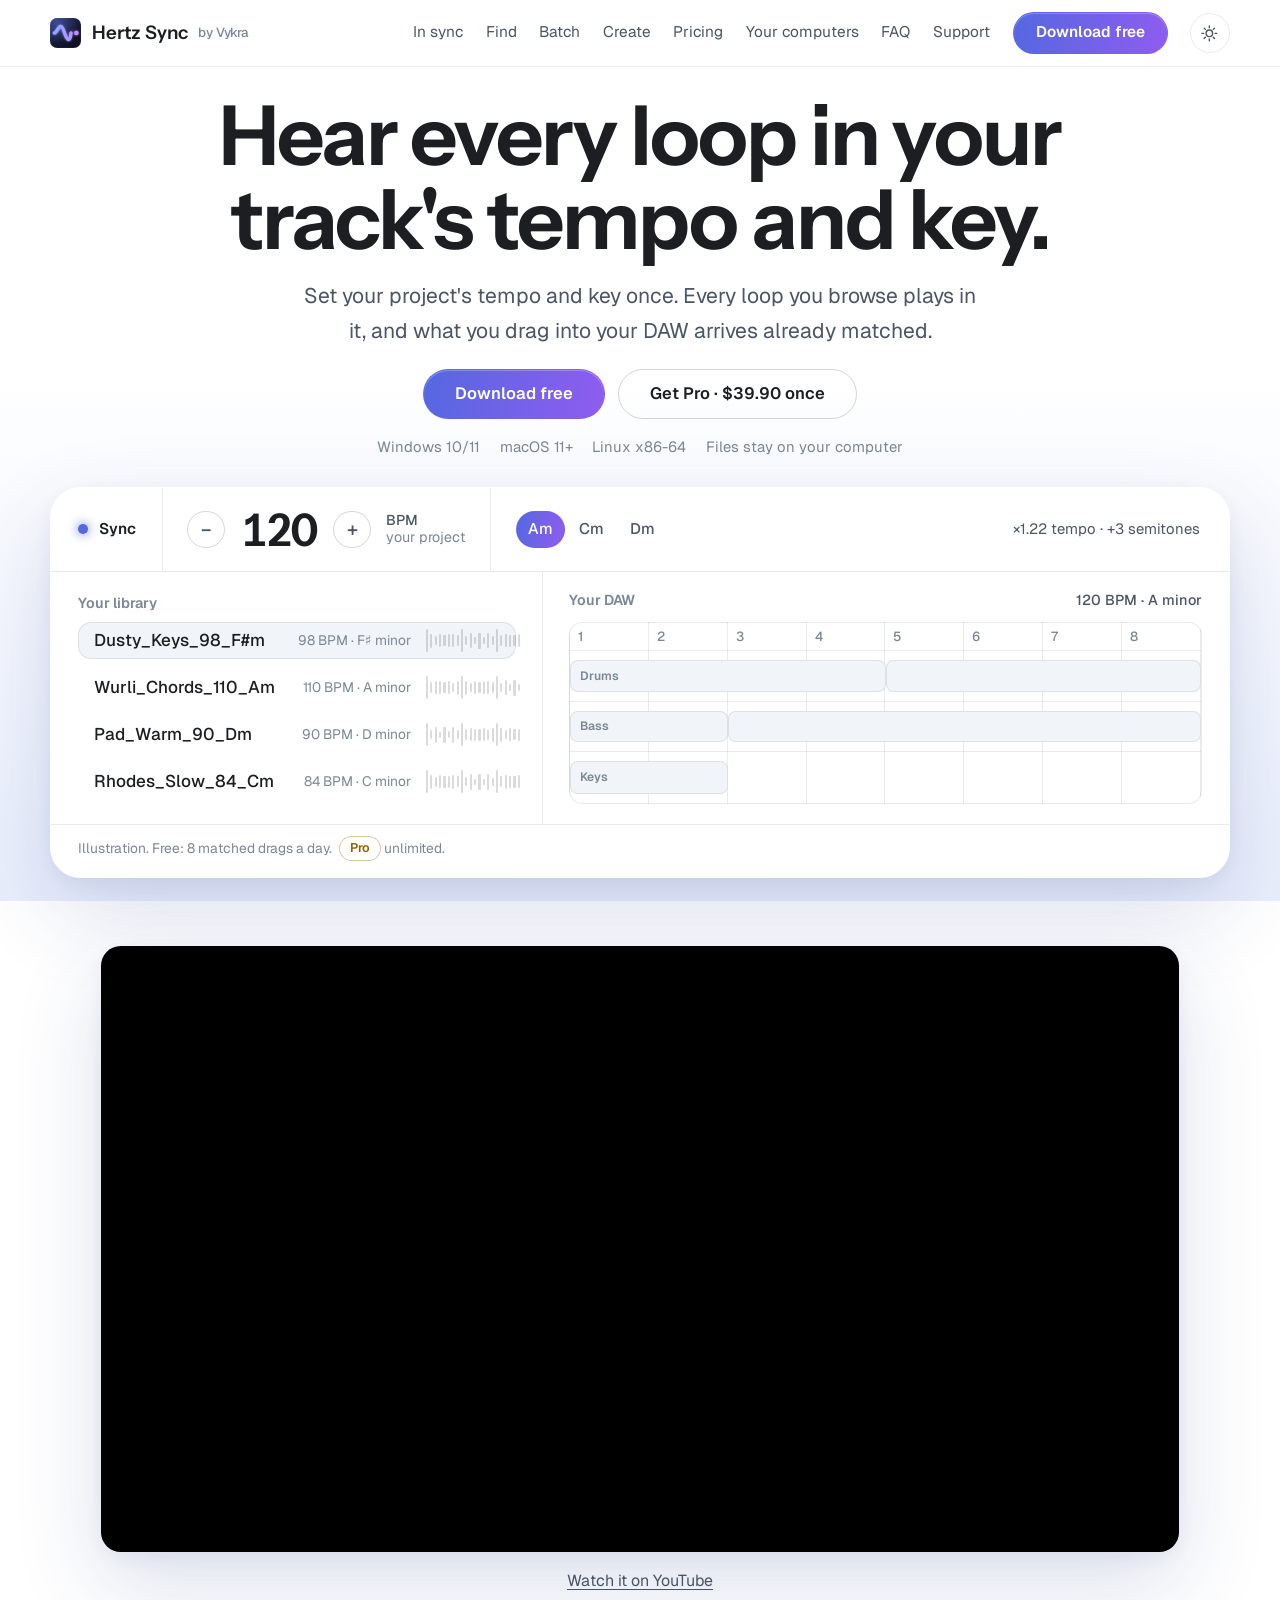
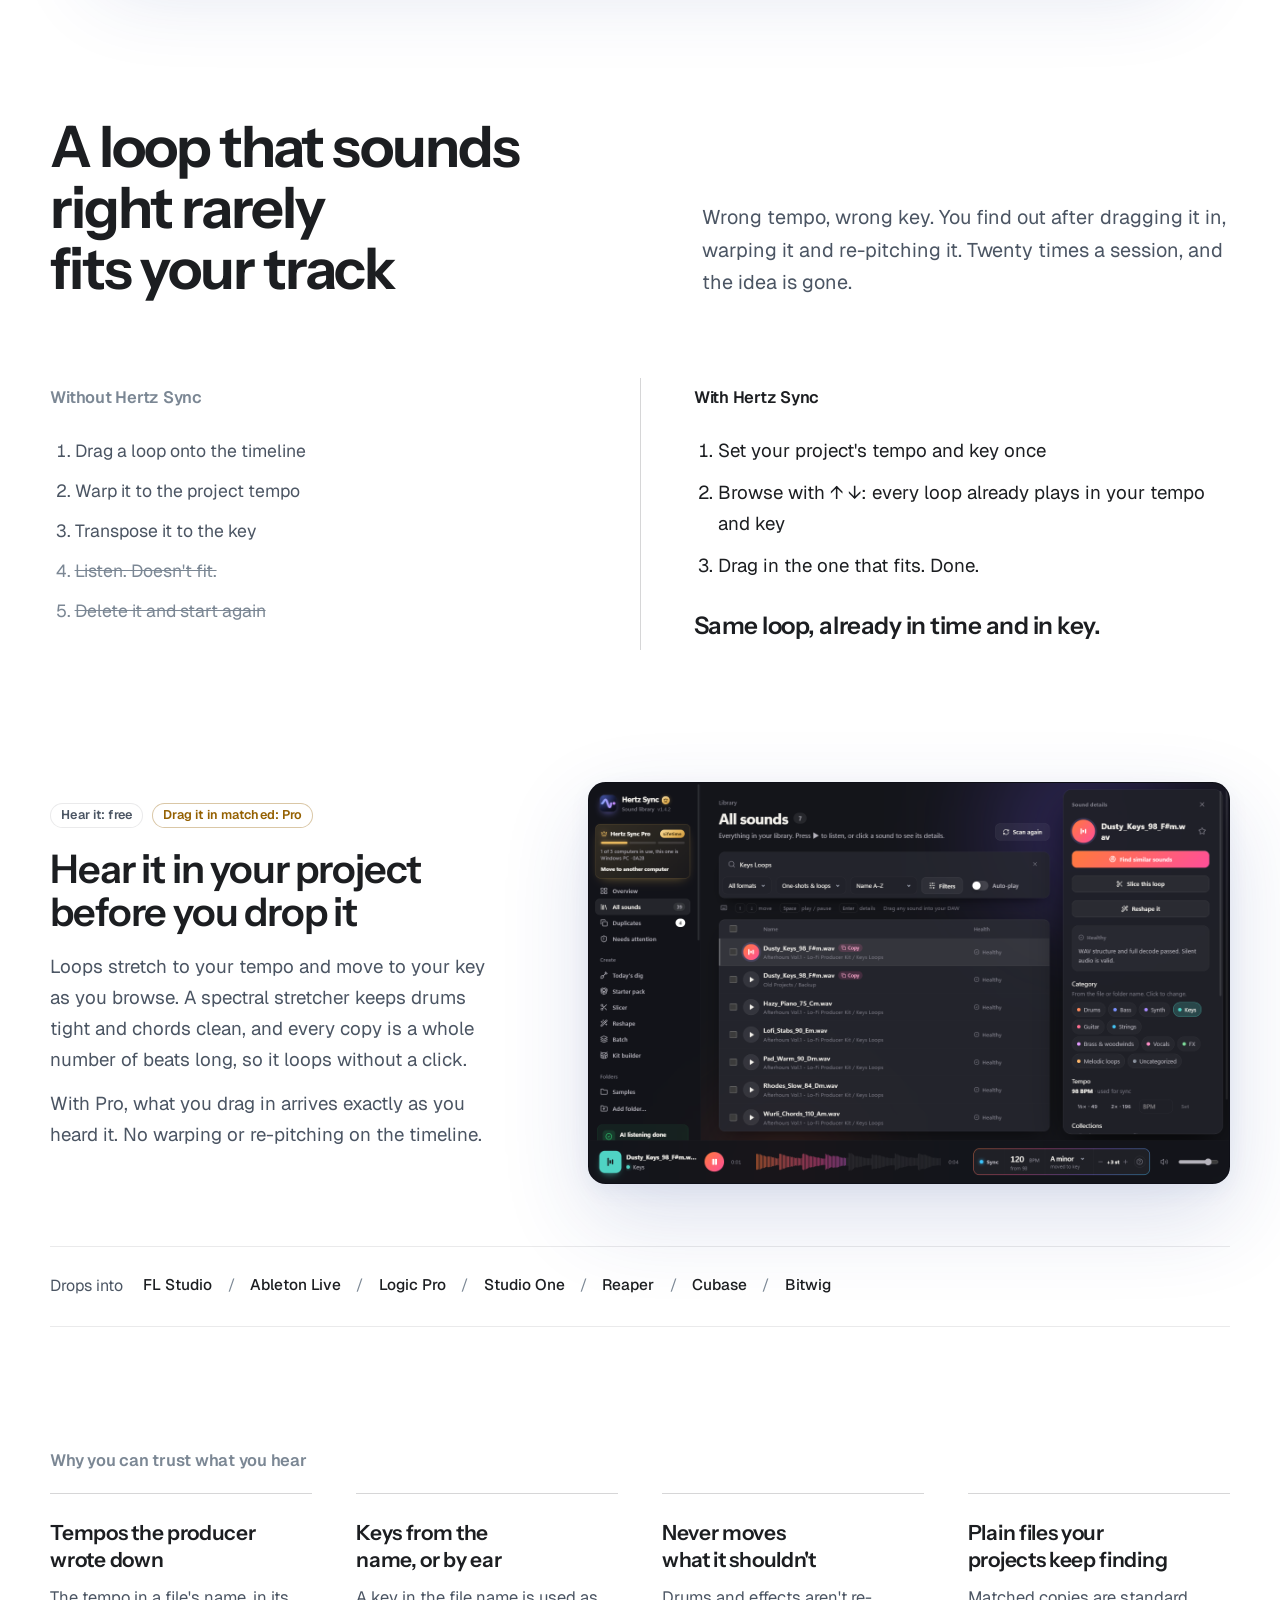
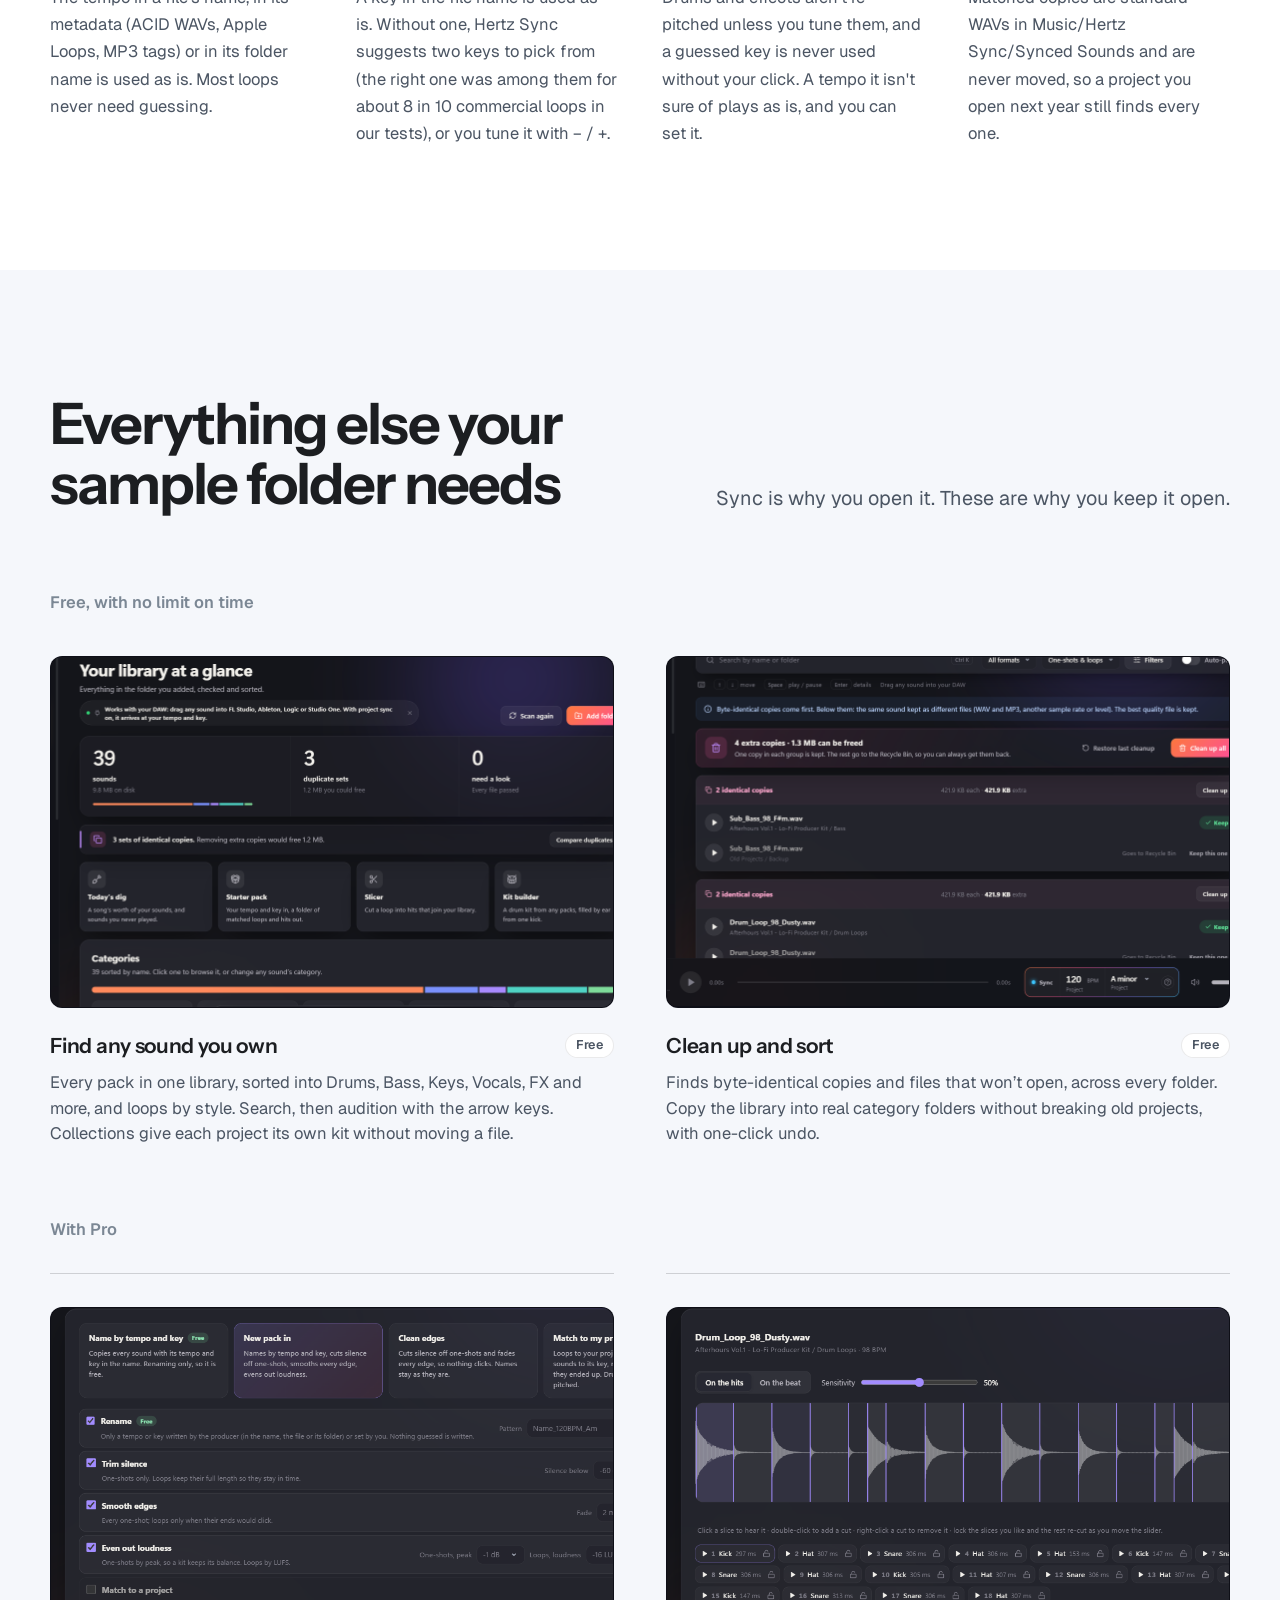
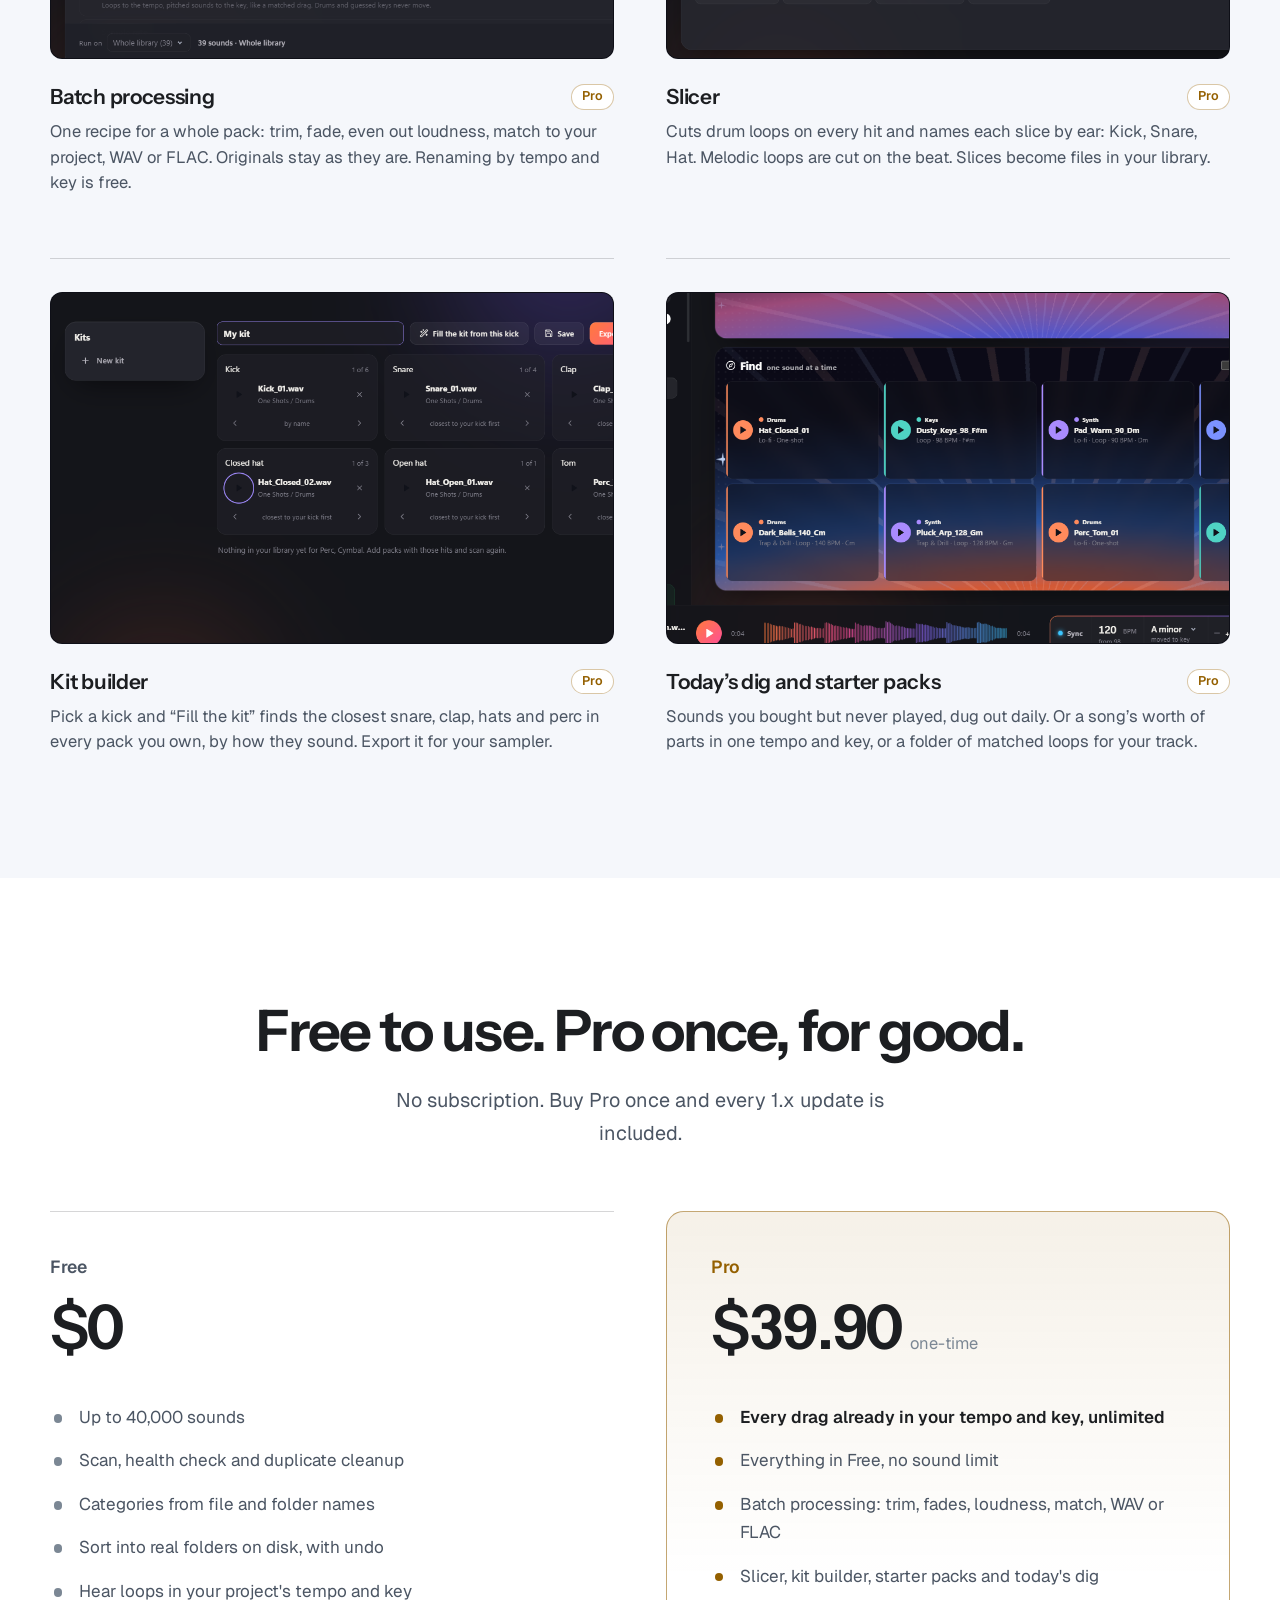
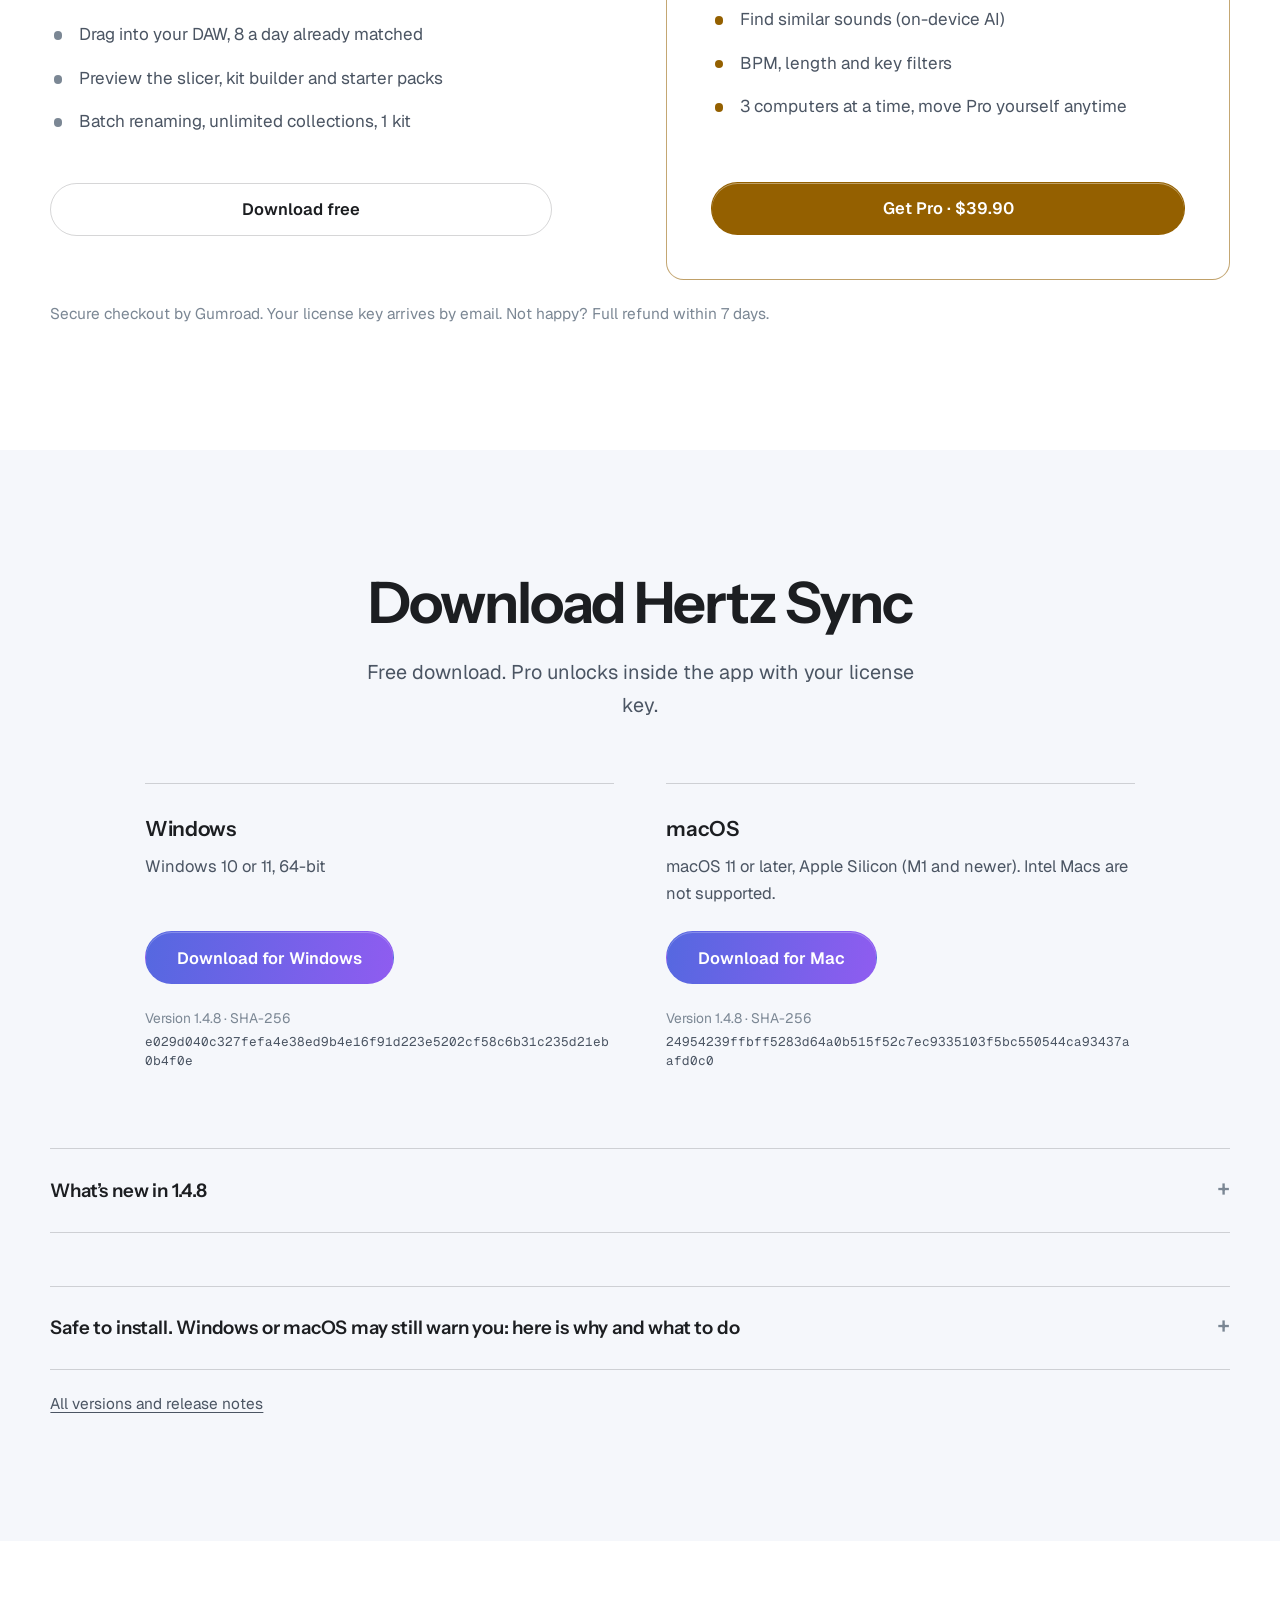
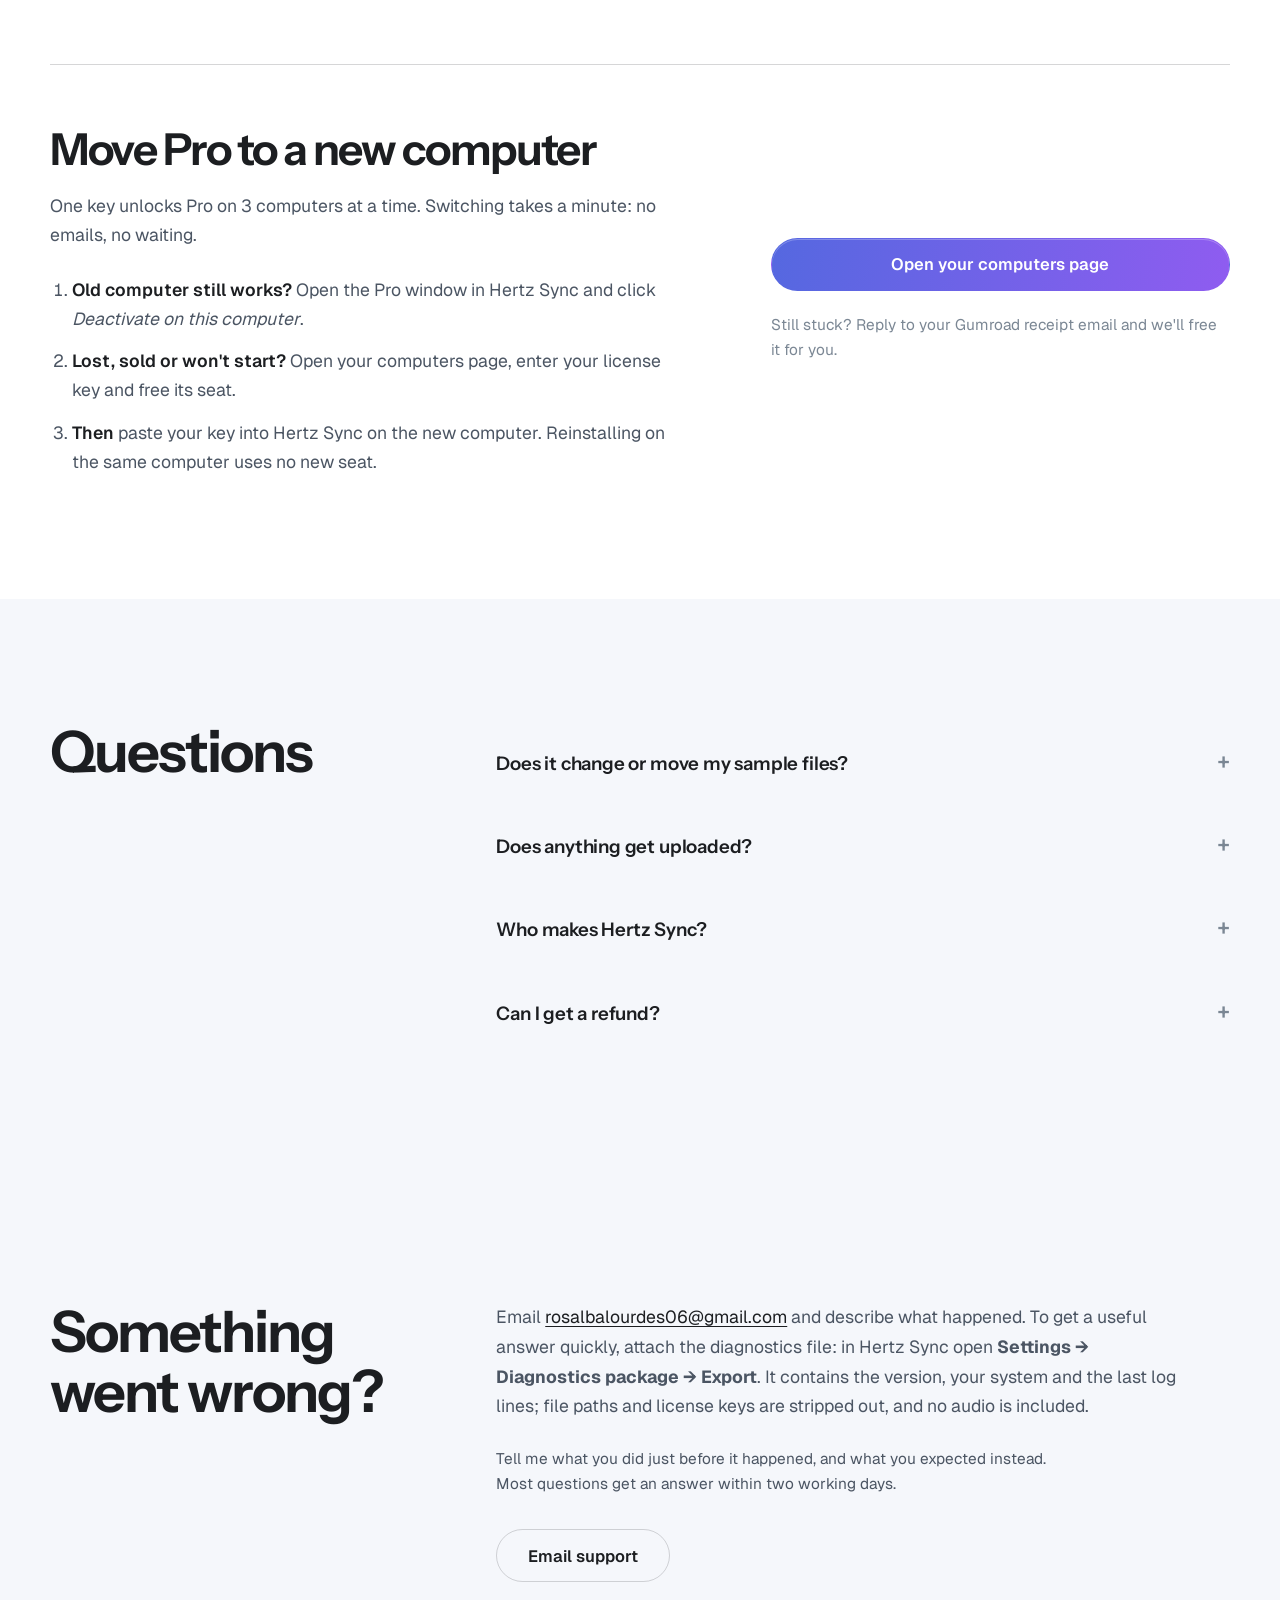
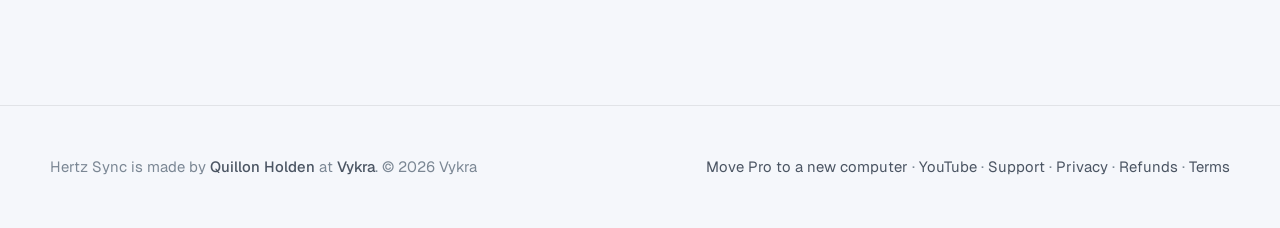
<file: index.html>
<!doctype html>
<html lang="en">
<head>
<meta charset="utf-8">
<meta name="viewport" content="width=device-width,initial-scale=1">
<meta name="theme-color" content="#14151a">
<title>Hertz Sync – every loop in your track's tempo and key</title>
<meta name="description" content="Hear every loop and one-shot in your project's tempo and key before you drag it in, then drop it into FL Studio, Ableton Live, Logic Pro or Studio One already matched. Sorting, duplicate cleanup and kit building included. Free for Windows, macOS and Linux.">
<meta property="og:title" content="Hertz Sync – every loop in your track's tempo and key">
<meta property="og:description" content="Audition loops in your project's tempo and key and drag them into your DAW already matched. Free download; Pro is a one-time $39.90.">
<meta property="og:image" content="img/v2/player.png">
<link rel="icon" href="favicon.svg" type="image/svg+xml">
<link rel="stylesheet" href="style.css?v=40">
<script src="theme.js"></script>
</head>
<body>
<header class="top">
 <div class="wrap">
  <a class="brand" href="./"><img src="favicon.svg" alt=""><span>Hertz Sync<small class="by">by Vykra</small></span></a>
  <nav class="links">
   <a href="#sync">In sync</a>
   <a href="#find">Find</a>
   <a href="#batch">Batch</a>
   <a href="#create">Create</a>
   <a href="#pricing">Pricing</a>
   <a href="#computers">Your computers</a>
   <a href="#faq">FAQ</a>
<a href="#support">Support</a>
   <a class="btn btn-primary btn-sm" href="#download">Download free</a><button class="theme-toggle" type="button" aria-label="Switch between night and day"><svg class="i-moon" viewBox="0 0 24 24" aria-hidden="true"><path d="M20 14.5A8 8 0 0 1 9.5 4a8 8 0 1 0 10.5 10.5Z"/></svg><svg class="i-sun" viewBox="0 0 24 24" aria-hidden="true"><circle cx="12" cy="12" r="4.2"/><path d="M12 2.5v2.2M12 19.3v2.2M2.5 12h2.2M19.3 12h2.2M5.3 5.3l1.6 1.6M17.1 17.1l1.6 1.6M5.3 18.7l1.6-1.6M17.1 6.9l1.6-1.6"/></svg></button>
  </nav>
 </div>
</header>

<main>
<section class="hero">
 <div class="wrap">
  <div class="hero-top">
   <h1>Hear every loop in your track's tempo and key.</h1>
   <div class="hero-side">
    <p class="lead">Set your project's tempo and key once. Every loop you browse plays in it, and what you drag into your DAW arrives already matched.</p>
    <div class="cta">
     <a class="btn btn-primary" href="#download">Download free</a>
     <a class="btn btn-ghost" href="https://gumroad.com/l/nphruc">Get Pro · $39.90 once</a>
    </div>
    <ul class="facts"><li>Windows 10/11</li><li>macOS 11+</li><li>Linux x86-64</li><li>Files stay on your computer</li></ul>
   </div>
  </div>

  <!-- The product's job in one loop: drag a loop out of Hertz Sync into the DAW and it lands in time and in key. -->
  <div class="rig" id="rig" aria-label="Demo: a loop is dragged from Hertz Sync into a DAW and lands matched to the project">
   <div class="rig-bar">
    <div class="rig-led"><i aria-hidden="true"></i>Sync</div>
    <div class="rig-cell">
     <button class="rig-step" type="button" data-bpm="-4" aria-label="Slower">−</button>
     <span class="rig-fig" id="rig-bpm">120</span>
     <button class="rig-step" type="button" data-bpm="4" aria-label="Faster">+</button>
     <span class="rig-unit"><b>BPM</b>your project</span>
    </div>
    <div class="rig-cell">
     <div class="rig-keys" role="group" aria-label="Project key"></div>
    </div>
    <p class="rig-say" id="rig-say" aria-live="polite"></p>
   </div>
   <div class="scene">
    <div class="pane">
     <p class="pane-title">Your library</p>
     <ul class="loops">
      <li class="loop" id="loop-main"><span class="name">Dusty_Keys_98_F#m</span><span class="meta">98 BPM · F♯ minor</span><i class="mini" aria-hidden="true"></i></li>
      <li class="loop"><span class="name">Wurli_Chords_110_Am</span><span class="meta">110 BPM · A minor</span><i class="mini" aria-hidden="true"></i></li>
      <li class="loop"><span class="name">Pad_Warm_90_Dm</span><span class="meta">90 BPM · D minor</span><i class="mini" aria-hidden="true"></i></li>
      <li class="loop"><span class="name">Rhodes_Slow_84_Cm</span><span class="meta">84 BPM · C minor</span><i class="mini" aria-hidden="true"></i></li>
      <li class="loop"><span class="name">Lofi_Stabs_90_Em</span><span class="meta">90 BPM · E minor</span><i class="mini" aria-hidden="true"></i></li>
      </ul>
    </div>
    <div class="pane">
     <p class="pane-title">Your DAW <span id="rig-now">120 BPM · A minor</span></p>
     <div class="timeline" id="timeline">
      <div class="ruler"><span>1</span><span>2</span><span>3</span><span>4</span><span>5</span><span>6</span><span>7</span><span>8</span></div>
      <div class="lane"><b style="left:0;width:50%"><em>Drums</em></b><b style="left:50%;width:50%"></b></div>
      <div class="lane"><b style="left:0;width:25%"><em>Bass</em></b><b style="left:25%;width:75%"></b></div>
      <div class="lane" id="lane-keys"><b style="left:0;width:25%"><em>Keys</em></b><b class="placed" id="placed" style="left:25%;width:25%"><span class="placed-bars"></span><em></em></b></div>
      <i class="snap" style="left:25%"></i><i class="snap" style="left:50%"></i>
     </div>
    </div>
   </div>
   <div class="ghost" id="ghost" aria-hidden="true"><span class="ghost-bars"></span><span class="ghost-text"><b>Dusty_Keys</b><small></small></span></div>
   <svg class="cursor" id="cursor" viewBox="0 0 24 24" width="24" height="24" aria-hidden="true"><path d="M5 3l14 8-6 1.6L9.6 19z" fill="#fff" stroke="#14151a" stroke-width="1.5" stroke-linejoin="round"/></svg>
   <p class="rig-foot">Illustration. Free: 8 matched drags a day. <span class="tag pro">Pro</span> unlimited.</p>
  </div>
 </div>
 </div>
</section>

<section class="film-sec" id="film">
 <div class="wrap">
  <div class="film"><iframe src="https://www.youtube-nocookie.com/embed/0bkEMHHkZIo?rel=0&amp;modestbranding=1&amp;playsinline=1" title="Hertz Sync: every loop in your tempo and key" loading="lazy" allow="accelerometer; autoplay; clipboard-write; encrypted-media; gyroscope; picture-in-picture; web-share" referrerpolicy="strict-origin-when-cross-origin" allowfullscreen></iframe></div>
  <p class="film-link"><a href="https://www.youtube.com/watch?v=0bkEMHHkZIo" target="_blank" rel="noopener">Watch it on YouTube</a></p>
 </div>
</section>

<section id="sync">
 <div class="wrap">
  <div class="head">
   <h2>A loop that sounds right rarely fits your track</h2>
   <p class="sub">Wrong tempo, wrong key. You find out after dragging it in, warping it and re-pitching it. Twenty times a session, and the idea is gone.</p>
  </div>
  <div class="compare">
   <div class="compare-col before">
    <h3>Without Hertz Sync</h3>
    <ol><li>Drag a loop onto the timeline</li><li>Warp it to the project tempo</li><li>Transpose it to the key</li><li>Listen. Doesn't fit.</li><li>Delete it and start again</li></ol>
   </div>
   <div class="compare-col after">
    <h3>With Hertz Sync</h3>
    <ol><li>Set your project's tempo and key once</li><li>Browse with ↑ ↓: every loop already plays in your tempo and key</li><li>Drag in the one that fits. Done.</li></ol>
    <p class="result">Same loop, already in time and in key.</p>
   </div>
  </div>
  <div class="feature">
   <div class="feature-text">
    <div class="tags"><span class="tag">Hear it: free</span><span class="tag pro">Drag it in matched: Pro</span></div>
    <h3>Hear it in your project before you drop it</h3>
    <p>Loops stretch to your tempo and move to your key as you browse. A spectral stretcher keeps drums tight and chords clean, and every copy is a whole number of beats long, so it loops without a click.</p>
    <p>With Pro, what you drag in arrives exactly as you heard it. No warping or re-pitching on the timeline.</p>
   </div>
   <div class="shot-frame"><img src="img/v2/player.png" alt="Hertz Sync playing Dusty_Keys_98_F#m in the project's 120 BPM, A minor: the player shows it moved to key by 3 semitones" width="1440" height="900"></div>
  </div>
  <div class="works"><span>Drops into</span><b>FL Studio</b><b>Ableton Live</b><b>Logic Pro</b><b>Studio One</b><b>Reaper</b><b>Cubase</b><b>Bitwig</b></div>
  <h3 class="trust-title">Why you can trust what you hear</h3>
  <div class="grid">
   <div class="card"><h3>Tempos the producer wrote down</h3><p>The tempo in a file's name, in its metadata (ACID WAVs, Apple Loops, MP3 tags) or in its folder name is used as is. Most loops never need guessing.</p></div>
   <div class="card"><h3>Keys from the name, or by ear</h3><p>A key in the file name is used as is. Without one, Hertz Sync suggests two keys to pick from (the right one was among them for about 8 in 10 commercial loops in our tests), or you tune it with − / +.</p></div>
   <div class="card"><h3>Never moves what it shouldn't</h3><p>Drums and effects aren't re-pitched unless you tune them, and a guessed key is never used without your click. A tempo it isn't sure of plays as is, and you can set it.</p></div>
   <div class="card"><h3>Plain files your projects keep finding</h3><p>Matched copies are standard WAVs in Music/Hertz Sync/Synced Sounds and are never moved, so a project you open next year still finds every one.</p></div>
  </div>
 </div>
</section>

<section id="more" class="band">
 <div class="wrap">
  <div class="head">
   <h2>Everything else your sample folder needs</h2>
   <p class="sub">Sync is why you open it. These are why you keep it open.</p>
  </div>
  <div class="tiles">
   <p class="tiles-label">Free, with no limit on time</p>
   <article class="tile" id="find"><div class="tile-img crop-main" style="--t:-4%"><img src="img/v2/overview.png" alt="Library overview with categories and styles" width="1440" height="900"></div><div class="tile-body"><div class="tile-head"><h3>Find any sound you own</h3><span class="tag">Free</span></div><p>Every pack in one library, sorted into Drums, Bass, Keys, Vocals, FX and more, and loops by style. Search, then audition with the arrow keys. Collections give each project its own kit without moving a file.</p></div></article>
   <article class="tile"><div class="tile-img crop-main" style="--t:-28.5%"><img src="img/v2/duplicates.png" alt="Duplicate copies found after the first scan" width="1440" height="900"></div><div class="tile-body"><div class="tile-head"><h3>Clean up and sort</h3><span class="tag">Free</span></div><p>Finds byte-identical copies and files that won’t open, across every folder. Copy the library into real category folders without breaking old projects, with one-click undo.</p></div></article>
   <p class="tiles-label">With Pro</p>
   <article class="tile is-wide" id="batch"><div class="tile-img crop-main" style="--t:-33.3%"><img src="img/v2/batch.png" alt="Batch processing recipe with a preview of every file" width="1440" height="900"></div><div class="tile-body"><div class="tile-head"><h3>Batch processing</h3><span class="tag pro">Pro</span></div><p>One recipe for a whole pack: trim, fade, even out loudness, match to your project, WAV or FLAC. Originals stay as they are. Renaming by tempo and key is free.</p></div></article>
   <article class="tile is-wide" id="create"><div class="tile-img crop-main" style="--t:-33.3%"><img src="img/v2/slicer.png" alt="A drum loop cut into slices named by ear" width="1440" height="900"></div><div class="tile-body"><div class="tile-head"><h3>Slicer</h3><span class="tag pro">Pro</span></div><p>Cuts drum loops on every hit and names each slice by ear: Kick, Snare, Hat. Melodic loops are cut on the beat. Slices become files in your library.</p></div></article>
   <article class="tile is-wide"><div class="tile-img crop-main" style="--t:-25%"><img src="img/v2/kits.png" alt="A kit filled by ear from one kick" width="1440" height="900"></div><div class="tile-body"><div class="tile-head"><h3>Kit builder</h3><span class="tag pro">Pro</span></div><p>Pick a kick and “Fill the kit” finds the closest snare, clap, hats and perc in every pack you own, by how they sound. Export it for your sampler.</p></div></article>
   <article class="tile is-wide"><div class="tile-img crop-dig"><img src="img/v2/dig.png" alt="Today’s dig: sounds you own but never played" width="1440" height="900"></div><div class="tile-body"><div class="tile-head"><h3>Today’s dig and starter packs</h3><span class="tag pro">Pro</span></div><p>Sounds you bought but never played, dug out daily. Or a song’s worth of parts in one tempo and key, or a folder of matched loops for your track.</p></div></article>
  </div>
 </div>
</section>

<section id="pricing">
 <div class="wrap">
  <div class="head is-center">
   <h2>Free to use. Pro once, for good.</h2>
   <p class="sub">No subscription. Buy Pro once and every 1.x update is included.</p>
  </div>
  <div class="pricing">
   <div class="plan">
    <h3>Free</h3>
    <div class="price">$0</div>
    <ul>
     <li>Up to 40,000 sounds</li>
     <li>Scan, health check and duplicate cleanup</li>
     <li>Categories from file and folder names</li>
     <li>Sort into real folders on disk, with undo</li>
     <li>Hear loops in your project's tempo and key</li>
     <li>Drag into your DAW, 8 a day already matched</li>
     <li>Preview the slicer, kit builder and starter packs</li>
     <li>Batch renaming, unlimited collections, 1 kit</li>
    </ul>
    <a class="btn btn-ghost" href="#download">Download free</a>
   </div>
   <div class="plan pro">
    <h3>Pro</h3>
    <div class="price">$39.90 <small>one-time</small></div>
    <ul>
     <li><b>Every drag already in your tempo and key, unlimited</b></li>
     <li>Everything in Free, no sound limit</li>
     <li>Batch processing: trim, fades, loudness, match, WAV or FLAC</li>
     <li>Slicer, kit builder, starter packs and today's dig</li>
     <li>Find similar sounds (on-device AI)</li>
     <li>BPM, length and key filters</li>
     <li>3 computers at a time, move Pro yourself anytime</li>
    </ul>
    <a class="btn btn-brass" href="https://gumroad.com/l/nphruc">Get Pro · $39.90</a>
   </div>
  </div>
  <p class="note">Secure checkout by Gumroad. Your license key arrives by email. Not happy? Full refund within 7 days.</p>
 </div>
</section>

<section id="download" class="band">
 <div class="wrap">
  <div class="head is-center">
   <h2>Download Hertz Sync</h2>
   <p class="sub">Free download. Pro unlocks inside the app with your license key.</p>
  </div>
  <div class="download">
   <div class="card">
    <h3>Windows</h3>
    <p>Windows 10 or 11, 64-bit</p>
    <a class="btn btn-primary" href="https://github.com/rc0900989-rgb/hertzsync/releases/latest/download/HertzSync-Setup-x64.exe">Download for Windows</a>
    <p class="hash">Version 1.4.8 · SHA-256<br><code>e029d040c327fefa4e38ed9b4e16f91d223e5202cf58c6b31c235d21eb0b4f0e</code></p>
   </div>
   <div class="card">
    <h3>macOS</h3>
    <p>macOS 11 or later, Apple Silicon (M1 and newer). Intel Macs are not supported.</p>
    <a class="btn btn-primary" href="https://github.com/rc0900989-rgb/hertzsync/releases/latest/download/HertzSync-macOS-AppleSilicon.dmg">Download for Mac</a>
    <p class="hash">Version 1.4.8 · SHA-256<br><code>24954239ffbff5283d64a0b515f52c7ec9335103f5bc550544ca93437aafd0c0</code></p>
   </div>
   </div>
  <details class="safe" id="whats-new">
   <summary>What’s new in 1.4.8</summary>
   <div class="safe-body">
    <p>Faster and lighter on very large libraries.</p>
    <ul>
     <li><strong>Faster startup on big libraries.</strong> The full library check now runs only after a crash, not on every launch: a 100,000-sound library opens in about two seconds.</li>
     <li><strong>Faster search and lower memory.</strong> Search on a huge library answers in well under a second, and memory use drops sharply.</li>
     <li><strong>In-app updates (from 1.4.7).</strong> When a new version is out, Hertz Sync offers <i>Install update</i>: it downloads the signed installer, verifies it, installs it and restarts. Your library, licence and settings are kept.</li>
    </ul>
    <p><a href="https://github.com/rc0900989-rgb/hertzsync/releases">All versions and release notes</a></p>
   </div>
  </details>
  <details class="safe" id="install-help">
   <summary>Safe to install. Windows or macOS may still warn you: here is why and what to do</summary>
   <div class="safe-body">
    <p>Hertz Sync contains no malware, adware or third-party extras, and collects no data: your library never leaves your computer. Online, it only checks your license key (with an anonymous id for your computer) and checks GitHub for app updates, downloading a signed installer only when you approve it.</p>
    <p><b>Why a warning appears anyway:</b> both systems warn about any app from a new, independent developer that isn't yet signed with a paid certificate. It's about who published the file, not about anything found in it.</p>
    <ul>
     <li><b>Windows</b> "Windows protected your PC": click <i>More info</i>, then <i>Run anyway</i>.</li>
     <li><b>macOS 15 Sequoia or later</b> "Hertz Sync Not Opened": click <i>Done</i>, open <i>System Settings → Privacy &amp; Security</i>, scroll down to "Hertz Sync was blocked…" and click <i>Open Anyway</i>, then <i>Open Anyway</i> again and enter your Mac password.</li>
     <li><b>macOS 11 to 14</b> "can't be opened": right-click Hertz Sync in Applications, choose <i>Open</i>, then <i>Open</i> again.</li>
     <li><b>macOS says the app "is damaged"</b>: open Terminal, run <code>xattr -dr com.apple.quarantine "/Applications/Hertz Sync.app"</code> and open the app again. This only removes the "downloaded from the internet" mark from Hertz Sync.</li>
    </ul>
    <p>You only do this once; after that Hertz Sync opens normally.</p>
    <p>To check your download is the original, compare its SHA-256 with the one above (Windows: <code>certutil -hashfile HertzSync-Setup-x64.exe SHA256</code>; Mac: <code>shasum -a 256 HertzSync-macOS-AppleSilicon.dmg</code>). You can also scan it at <a href="https://www.virustotal.com/">VirusTotal</a>.</p>
   </div>
  </details>
  <p class="note"><a href="https://github.com/rc0900989-rgb/hertzsync/releases">All versions and release notes</a></p>
 </div>
</section>

<section id="computers">
 <div class="wrap">
  <div class="seats">
   <div class="seats-text">
    <h2>Move Pro to a new computer</h2>
    <p>One key unlocks Pro on 3 computers at a time. Switching takes a minute: no emails, no waiting.</p>
    <ol class="seats-steps">
     <li><b>Old computer still works?</b> Open the Pro window in Hertz Sync and click <i>Deactivate on this computer</i>.</li>
     <li><b>Lost, sold or won't start?</b> Open your computers page, enter your license key and free its seat.</li>
     <li><b>Then</b> paste your key into Hertz Sync on the new computer. Reinstalling on the same computer uses no new seat.</li>
    </ol>
   </div>
   <div class="seats-cta">
    <a class="btn btn-primary" href="https://hertz-sync-license.rc0900989.workers.dev">Open your computers page</a>
    <p class="note">Still stuck? Reply to your Gumroad receipt email and we'll free it for you.</p>
   </div>
  </div>
 </div>
</section>

<section id="faq" class="band">
 <div class="wrap">
  <h2>Questions</h2>
  <div class="faq">
   <details><summary>Does it change or move my sample files?</summary><p>Not unless you ask it to. Categories live inside Hertz Sync. Sorting on disk copies your sounds into a new folder by default and leaves the originals where they are; moving is optional and can be undone.</p></details>
   <details><summary>Does anything get uploaded?</summary><p>No. Scanning, sorting and the AI listening all run on your computer, and it works offline. Online, it only checks your license key and checks GitHub for app updates.</p></details>
   <details><summary>Who makes Hertz Sync?</summary><p>I’m Quillon Holden, an independent developer and music producer. I built Hertz Sync under my label Vykra because my own sample folders had become impossible to search, and finding a loop that fit the track took longer than making the track. Questions or ideas? Reply to your purchase email and it comes straight to me.</p></details>
   <details><summary>Can I get a refund?</summary><p>Yes. Within 7 days of buying, reply to your purchase email and you'll get a full refund, no reason needed. See the <a href="refund.html">refund policy</a>.</p></details>
  </div>
 </div>
</section>
<section id="support" class="band">
 <div class="wrap">
  <h2>Something went wrong?</h2>
  <p>Email <a href="mailto:rosalbalourdes06@gmail.com">rosalbalourdes06@gmail.com</a> and describe what happened. To get a useful answer quickly, attach the diagnostics file: in Hertz Sync open <b>Settings → Diagnostics package → Export</b>. It contains the version, your system and the last log lines; file paths and license keys are stripped out, and no audio is included.</p>
  <p class="note">Tell me what you did just before it happened, and what you expected instead. Most questions get an answer within two working days.</p>
  <p><a class="btn btn-ghost" href="mailto:rosalbalourdes06@gmail.com?subject=Hertz%20Sync%20problem">Email support</a></p>
 </div>
</section>
</main>

<footer>
 <div class="wrap">
  <span>Hertz Sync is made by <b>Quillon Holden</b> at <b>Vykra</b>. © 2026 Vykra</span>
  <span><a href="#computers">Move Pro to a new computer</a> · <a href="https://www.youtube.com/watch?v=0bkEMHHkZIo" target="_blank" rel="noopener">YouTube</a> · <a href="#support">Support</a> · <a href="privacy.html">Privacy</a> · <a href="refund.html">Refunds</a> · <a href="terms.html">Terms</a></span>
 </div>
</footer>
<script src="rig.js"></script>
<!-- Cloudflare Web Analytics: cookieless visit counts (see privacy.html) --><script type='module' src='https://static.cloudflareinsights.com/beacon.min.js' data-cf-beacon='{"token": "53de6b1d5b154df18a50004d45ef5cc4"}'></script>
</body>
</html>
</file>
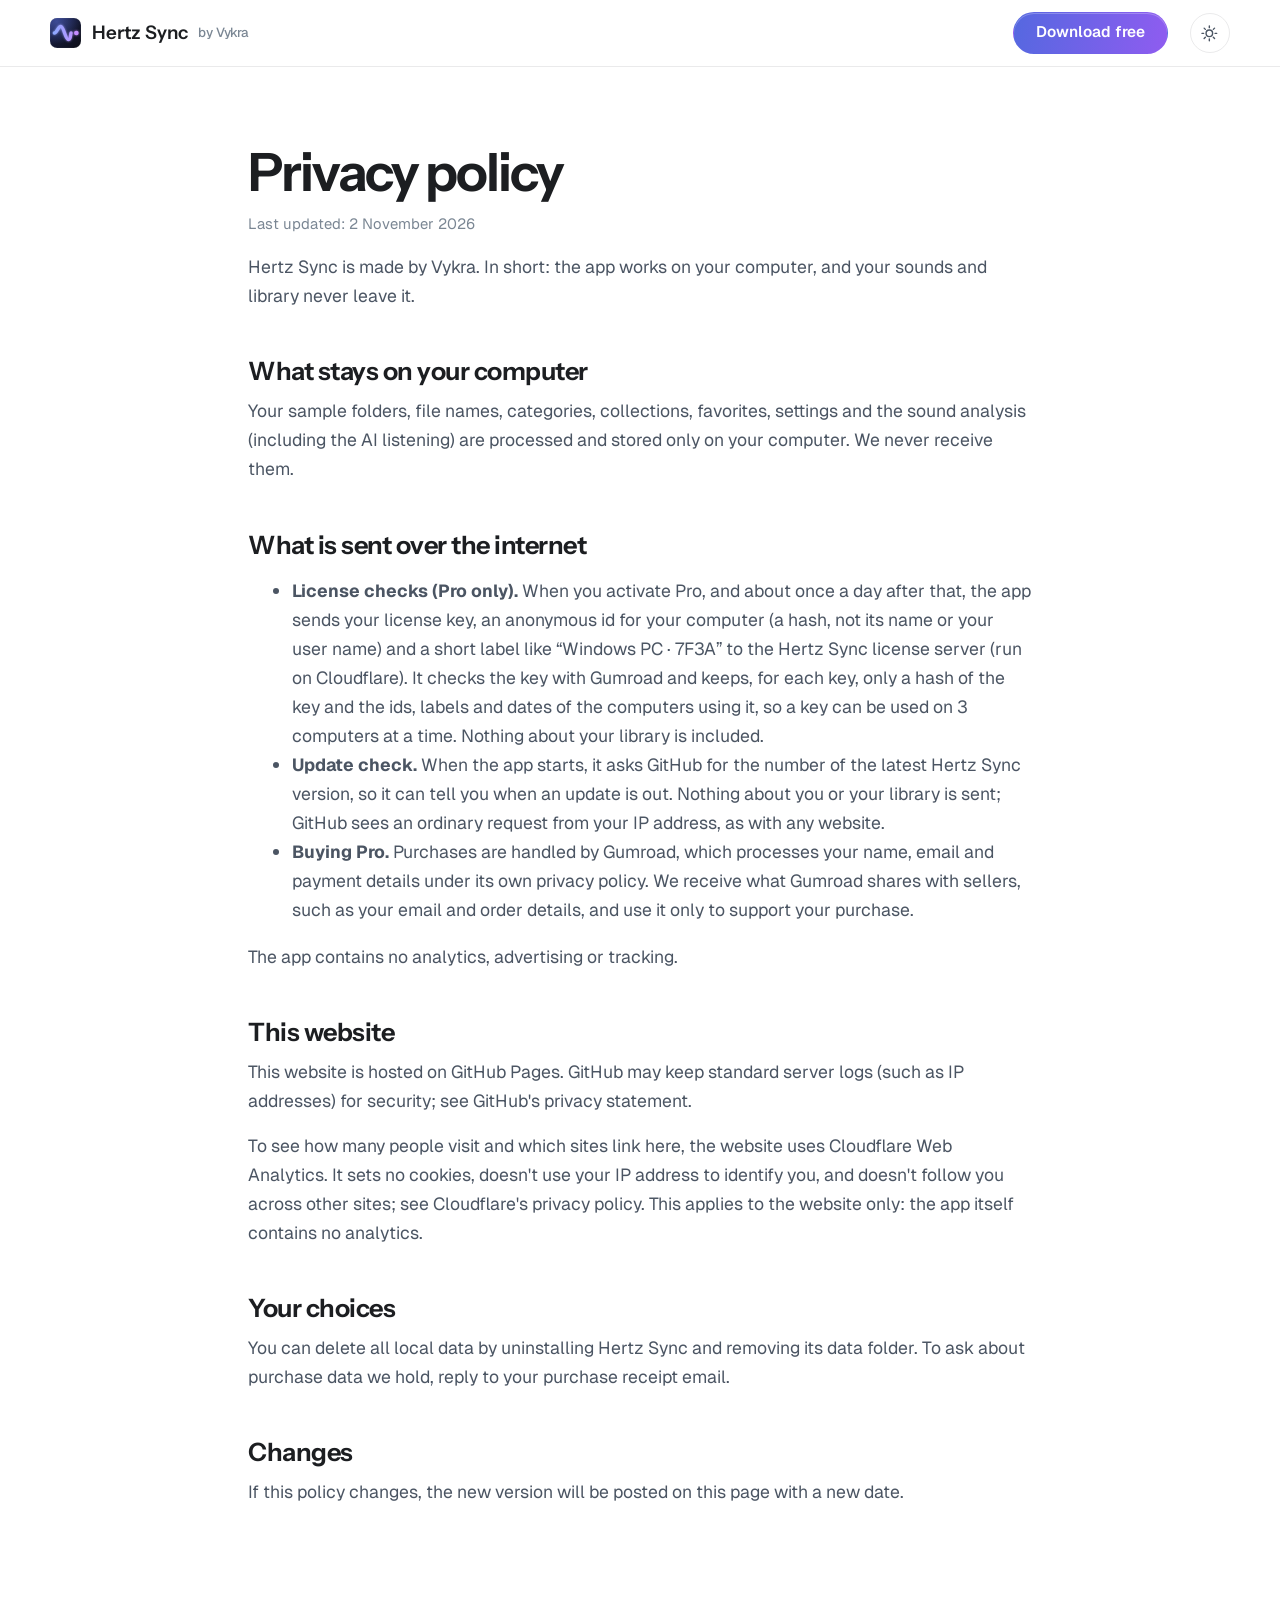
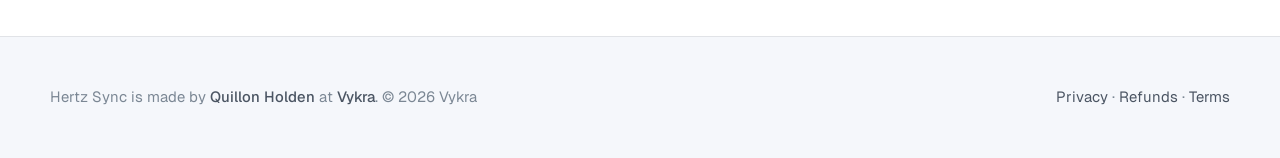
<file: privacy.html>
<!doctype html>
<html lang="en">
<head>
<meta charset="utf-8">
<meta name="viewport" content="width=device-width,initial-scale=1">
<title>Privacy – Hertz Sync by Vykra</title>
<link rel="icon" href="favicon.svg" type="image/svg+xml">
<link rel="stylesheet" href="style.css?v=37">
<script src="theme.js"></script>
</head>
<body>
<header class="top"><div class="wrap"><a class="brand" href="./"><img src="favicon.svg" alt=""><span>Hertz Sync<small class="by">by Vykra</small></span></a><nav class="links"><a class="btn btn-primary btn-sm" href="./#download">Download free</a><button class="theme-toggle" type="button" aria-label="Toggle dark mode"><svg class="i-moon" viewBox="0 0 24 24" aria-hidden="true"><path d="M20 14.5A8 8 0 0 1 9.5 4a8 8 0 1 0 10.5 10.5Z"/></svg><svg class="i-sun" viewBox="0 0 24 24" aria-hidden="true"><circle cx="12" cy="12" r="4.2"/><path d="M12 2.5v2.2M12 19.3v2.2M2.5 12h2.2M19.3 12h2.2M5.3 5.3l1.6 1.6M17.1 17.1l1.6 1.6M5.3 18.7l1.6-1.6M17.1 6.9l1.6-1.6"/></svg></button></nav></div></header>
<main class="legal">
 <h1>Privacy policy</h1>
 <p class="updated">Last updated: 2 November 2026</p>
 <p>Hertz Sync is made by Vykra. In short: the app works on your computer, and your sounds and library never leave it.</p>

 <h2>What stays on your computer</h2>
 <p>Your sample folders, file names, categories, collections, favorites, settings and the sound analysis (including the AI listening) are processed and stored only on your computer. We never receive them.</p>

 <h2>What is sent over the internet</h2>
 <ul>
  <li><b>License checks (Pro only).</b> When you activate Pro, and about once a day after that, the app sends your license key, an anonymous id for your computer (a hash, not its name or your user name) and a short label like “Windows PC · 7F3A” to the Hertz Sync license server (run on Cloudflare). It checks the key with Gumroad and keeps, for each key, only a hash of the key and the ids, labels and dates of the computers using it, so a key can be used on 3 computers at a time. Nothing about your library is included.</li>
  <li><b>Update check.</b> When the app starts, it asks GitHub for the number of the latest Hertz Sync version, so it can tell you when an update is out. Nothing about you or your library is sent; GitHub sees an ordinary request from your IP address, as with any website.</li>
  <li><b>Buying Pro.</b> Purchases are handled by Gumroad, which processes your name, email and payment details under its own privacy policy. We receive what Gumroad shares with sellers, such as your email and order details, and use it only to support your purchase.</li>
 </ul>
 <p>The app contains no analytics, advertising or tracking.</p>

 <h2>This website</h2>
 <p>This website is hosted on GitHub Pages. GitHub may keep standard server logs (such as IP addresses) for security; see GitHub's privacy statement.</p>
 <p>To see how many people visit and which sites link here, the website uses Cloudflare Web Analytics. It sets no cookies, doesn't use your IP address to identify you, and doesn't follow you across other sites; see Cloudflare's privacy policy. This applies to the website only: the app itself contains no analytics.</p>

 <h2>Your choices</h2>
 <p>You can delete all local data by uninstalling Hertz Sync and removing its data folder. To ask about purchase data we hold, reply to your purchase receipt email.</p>

 <h2>Changes</h2>
 <p>If this policy changes, the new version will be posted on this page with a new date.</p>
</main>
<footer><div class="wrap"><span>Hertz Sync is made by <b>Quillon Holden</b> at <b>Vykra</b>. © 2026 Vykra</span><span><a href="privacy.html">Privacy</a> · <a href="refund.html">Refunds</a> · <a href="terms.html">Terms</a></span></div></footer>
<!-- Cloudflare Web Analytics: cookieless visit counts (see privacy.html) --><script type='module' src='https://static.cloudflareinsights.com/beacon.min.js' data-cf-beacon='{"token": "53de6b1d5b154df18a50004d45ef5cc4"}'></script>
</body>
</html>
</file>
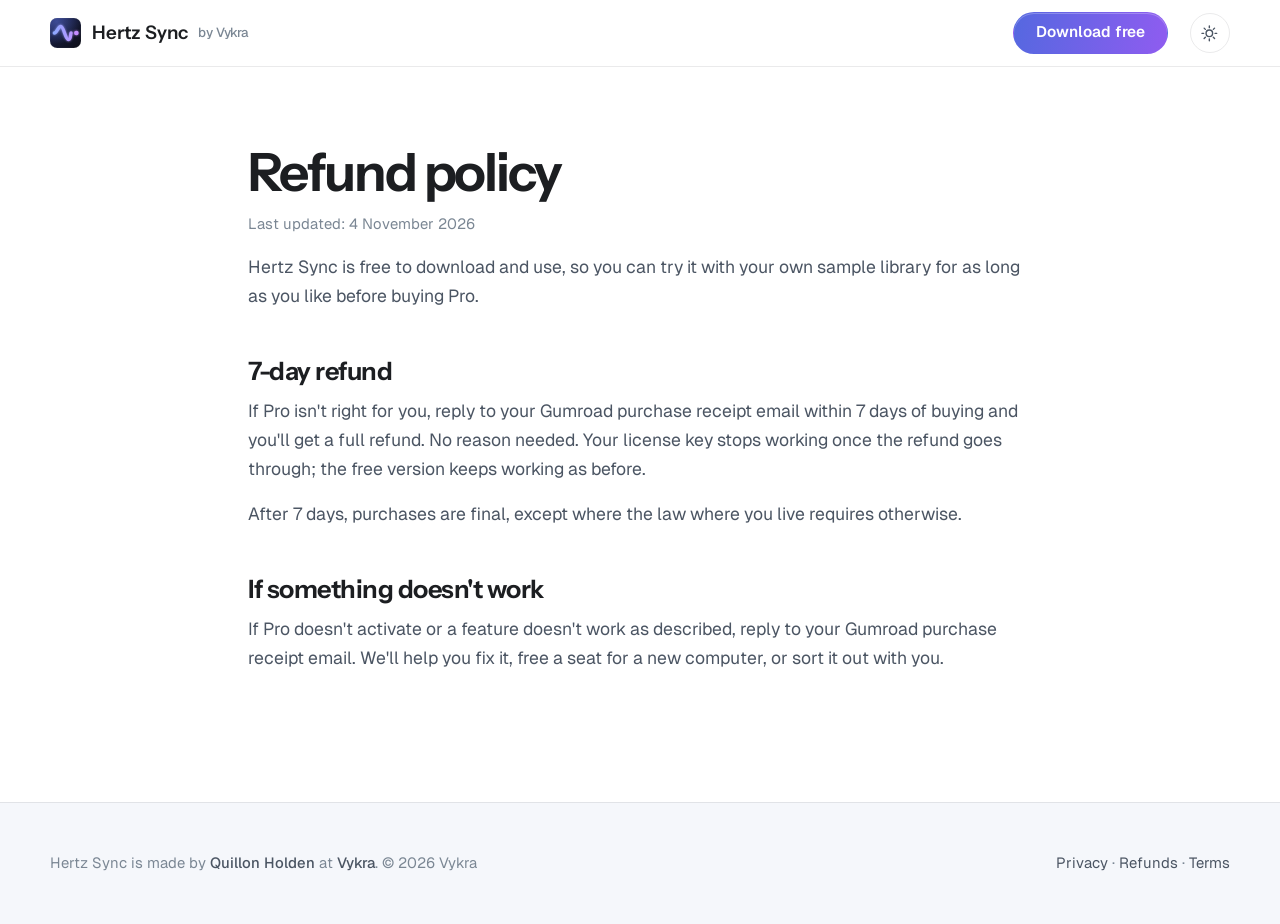
<file: refund.html>
<!doctype html>
<html lang="en">
<head>
<meta charset="utf-8">
<meta name="viewport" content="width=device-width,initial-scale=1">
<title>Refunds – Hertz Sync by Vykra</title>
<link rel="icon" href="favicon.svg" type="image/svg+xml">
<link rel="stylesheet" href="style.css?v=37">
<script src="theme.js"></script>
</head>
<body>
<header class="top"><div class="wrap"><a class="brand" href="./"><img src="favicon.svg" alt=""><span>Hertz Sync<small class="by">by Vykra</small></span></a><nav class="links"><a class="btn btn-primary btn-sm" href="./#download">Download free</a><button class="theme-toggle" type="button" aria-label="Toggle dark mode"><svg class="i-moon" viewBox="0 0 24 24" aria-hidden="true"><path d="M20 14.5A8 8 0 0 1 9.5 4a8 8 0 1 0 10.5 10.5Z"/></svg><svg class="i-sun" viewBox="0 0 24 24" aria-hidden="true"><circle cx="12" cy="12" r="4.2"/><path d="M12 2.5v2.2M12 19.3v2.2M2.5 12h2.2M19.3 12h2.2M5.3 5.3l1.6 1.6M17.1 17.1l1.6 1.6M5.3 18.7l1.6-1.6M17.1 6.9l1.6-1.6"/></svg></button></nav></div></header>
<main class="legal">
 <h1>Refund policy</h1>
 <p class="updated">Last updated: 4 November 2026</p>
 <p>Hertz Sync is free to download and use, so you can try it with your own sample library for as long as you like before buying Pro.</p>

 <h2>7-day refund</h2>
 <p>If Pro isn't right for you, reply to your Gumroad purchase receipt email within 7 days of buying and you'll get a full refund. No reason needed. Your license key stops working once the refund goes through; the free version keeps working as before.</p>
 <p>After 7 days, purchases are final, except where the law where you live requires otherwise.</p>

 <h2>If something doesn't work</h2>
 <p>If Pro doesn't activate or a feature doesn't work as described, reply to your Gumroad purchase receipt email. We'll help you fix it, free a seat for a new computer, or sort it out with you.</p>
</main>
<footer><div class="wrap"><span>Hertz Sync is made by <b>Quillon Holden</b> at <b>Vykra</b>. © 2026 Vykra</span><span><a href="privacy.html">Privacy</a> · <a href="refund.html">Refunds</a> · <a href="terms.html">Terms</a></span></div></footer>
<!-- Cloudflare Web Analytics: cookieless visit counts (see privacy.html) --><script type='module' src='https://static.cloudflareinsights.com/beacon.min.js' data-cf-beacon='{"token": "53de6b1d5b154df18a50004d45ef5cc4"}'></script>
</body>
</html>
</file>
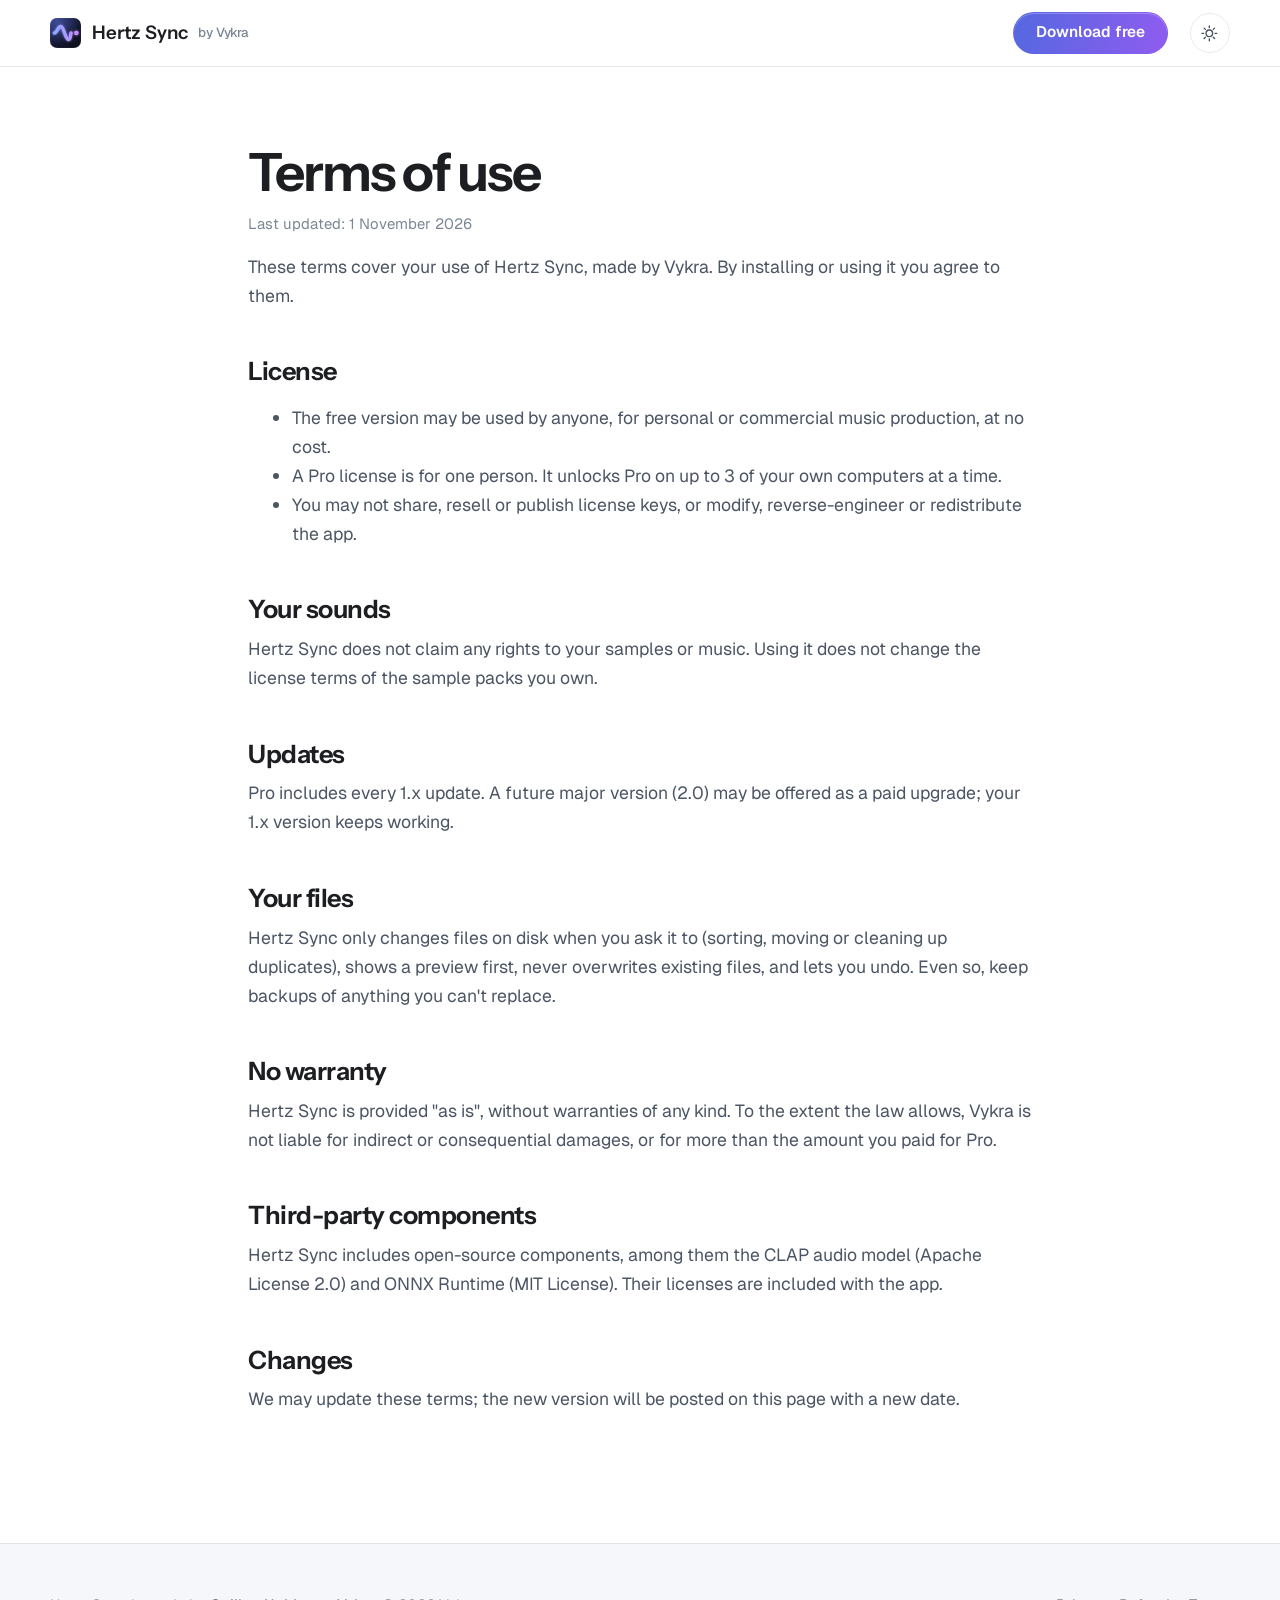
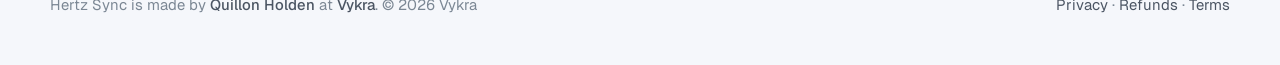
<file: terms.html>
<!doctype html>
<html lang="en">
<head>
<meta charset="utf-8">
<meta name="viewport" content="width=device-width,initial-scale=1">
<title>Terms – Hertz Sync by Vykra</title>
<link rel="icon" href="favicon.svg" type="image/svg+xml">
<link rel="stylesheet" href="style.css?v=37">
<script src="theme.js"></script>
</head>
<body>
<header class="top"><div class="wrap"><a class="brand" href="./"><img src="favicon.svg" alt=""><span>Hertz Sync<small class="by">by Vykra</small></span></a><nav class="links"><a class="btn btn-primary btn-sm" href="./#download">Download free</a><button class="theme-toggle" type="button" aria-label="Toggle dark mode"><svg class="i-moon" viewBox="0 0 24 24" aria-hidden="true"><path d="M20 14.5A8 8 0 0 1 9.5 4a8 8 0 1 0 10.5 10.5Z"/></svg><svg class="i-sun" viewBox="0 0 24 24" aria-hidden="true"><circle cx="12" cy="12" r="4.2"/><path d="M12 2.5v2.2M12 19.3v2.2M2.5 12h2.2M19.3 12h2.2M5.3 5.3l1.6 1.6M17.1 17.1l1.6 1.6M5.3 18.7l1.6-1.6M17.1 6.9l1.6-1.6"/></svg></button></nav></div></header>
<main class="legal">
 <h1>Terms of use</h1>
 <p class="updated">Last updated: 1 November 2026</p>
 <p>These terms cover your use of Hertz Sync, made by Vykra. By installing or using it you agree to them.</p>

 <h2>License</h2>
 <ul>
  <li>The free version may be used by anyone, for personal or commercial music production, at no cost.</li>
  <li>A Pro license is for one person. It unlocks Pro on up to 3 of your own computers at a time.</li>
  <li>You may not share, resell or publish license keys, or modify, reverse-engineer or redistribute the app.</li>
 </ul>

 <h2>Your sounds</h2>
 <p>Hertz Sync does not claim any rights to your samples or music. Using it does not change the license terms of the sample packs you own.</p>

 <h2>Updates</h2>
 <p>Pro includes every 1.x update. A future major version (2.0) may be offered as a paid upgrade; your 1.x version keeps working.</p>

 <h2>Your files</h2>
 <p>Hertz Sync only changes files on disk when you ask it to (sorting, moving or cleaning up duplicates), shows a preview first, never overwrites existing files, and lets you undo. Even so, keep backups of anything you can't replace.</p>

 <h2>No warranty</h2>
 <p>Hertz Sync is provided "as is", without warranties of any kind. To the extent the law allows, Vykra is not liable for indirect or consequential damages, or for more than the amount you paid for Pro.</p>

 <h2>Third-party components</h2>
 <p>Hertz Sync includes open-source components, among them the CLAP audio model (Apache License 2.0) and ONNX Runtime (MIT License). Their licenses are included with the app.</p>

 <h2>Changes</h2>
 <p>We may update these terms; the new version will be posted on this page with a new date.</p>
</main>
<footer><div class="wrap"><span>Hertz Sync is made by <b>Quillon Holden</b> at <b>Vykra</b>. © 2026 Vykra</span><span><a href="privacy.html">Privacy</a> · <a href="refund.html">Refunds</a> · <a href="terms.html">Terms</a></span></div></footer>
<!-- Cloudflare Web Analytics: cookieless visit counts (see privacy.html) --><script type='module' src='https://static.cloudflareinsights.com/beacon.min.js' data-cf-beacon='{"token": "53de6b1d5b154df18a50004d45ef5cc4"}'></script>
</body>
</html>
</file>
<file: style.css>
@import url("https://fonts.googleapis.com/css2?family=Geist:wght@400;500;600&family=Geist+Mono:wght@400;500&family=Instrument+Sans:wght@500;600;700&display=swap");
/* Colour is frequency. The spectrum (ember, pink, violet, cyan) belongs to sound: the Sync readout
   and the waveforms. Pro is brass and nothing else is. Everything else is graphite (night) or paper
   (day), the same two looks as the app's Midnight and Daylight skins. */
:root,:root[data-theme="dark"]{
 --bg:#14151a;--band:#181a21;--surface:#1c1e26;--surface-hi:#22252e;--line:rgba(255,255,255,.08);--line-2:rgba(255,255,255,.16);
 --text:#f4f2ee;--text-2:#b1b4be;--text-3:#7d818d;
 --grad:linear-gradient(100deg,#8fa8ff,#c58cff);--grad-short:linear-gradient(100deg,#8fa8ff,#c58cff);--accent:#8fa8ff;--on-accent:#0d1030;
 --ember:#ff7a3d;--cyan:#3cc6ff;--brass:#e9b95e;--brass-ink:#241a06;--brass-soft:rgba(233,185,94,.1);
 --header:rgba(20,21,26,.72);--code:rgba(255,255,255,.07);--footer:#101115;--shadow:0 40px 100px rgba(0,0,0,.5);
 --bar:rgba(255,255,255,.14);--stage:#1b1f2e;color-scheme:dark;
}
:root[data-theme="light"]{
 --bg:#ffffff;--band:#f5f7fb;--surface:#ffffff;--surface-hi:#f1f4f9;--line:rgba(28,30,33,.09);--line-2:rgba(28,30,33,.18);
 --text:#1c1e21;--text-2:#4b5563;--text-3:#7b8794;--stage:#e9eefc;
 --grad:linear-gradient(100deg,#5568e0,#8f5cf0);--grad-short:linear-gradient(100deg,#5568e0,#8f5cf0);--accent:#5568e0;--on-accent:#ffffff;
 --ember:#f26a2e;--cyan:#1f9fe0;--brass:#946000;--brass-ink:#fff;--brass-soft:rgba(148,96,0,.09);
 --header:rgba(255,255,255,.82);--code:rgba(28,30,33,.06);--footer:#f5f7fb;--shadow:0 30px 80px rgba(40,60,140,.16),0 6px 20px rgba(40,60,140,.06);
 --bar:rgba(28,30,33,.16);color-scheme:light;
}
:root{
 --display:"Instrument Sans",Geist,system-ui,sans-serif;--sans:Geist,system-ui,-apple-system,"Segoe UI",sans-serif;--mono:"Geist Mono",ui-monospace,Consolas,monospace;
 --r:16px;--gap:16px;--max:1120px;
}
*{box-sizing:border-box}
html{scroll-behavior:smooth}
body{margin:0;background:var(--bg);color:var(--text);font:16px/1.65 var(--sans);-webkit-font-smoothing:antialiased;transition:background-color .35s,color .35s}
a{color:var(--text);text-decoration:none}
img{max-width:100%;height:auto;display:block}
code{font-family:var(--mono);font-size:.9em}
p{margin:0}
.wrap{max-width:var(--max);margin:0 auto;padding:0 24px}
@media(min-width:1440px){.wrap{max-width:1200px}}

h1,h2,h3{font-family:var(--display);font-weight:600;color:var(--text);text-wrap:balance;margin:0}
h1{font-size:clamp(44px,6.4vw,88px);line-height:1;letter-spacing:-.04em}
h2{font-size:clamp(32px,4.2vw,52px);line-height:1.06;letter-spacing:-.035em}
h3{font-size:19px;line-height:1.3;letter-spacing:-.015em}
.sub{font-size:18px;color:var(--text-2);max-width:46ch}
.note{font-size:14px;color:var(--text-3);margin-top:20px}
.note a{color:var(--text-2);text-decoration:underline;text-underline-offset:3px}

/* Tags: what a thing costs, said once, at the right edge. Pro is brass. */
.tag{display:inline-flex;align-items:center;padding:2px 9px;border-radius:999px;font:600 11.5px/1.5 var(--sans);letter-spacing:.01em;background:var(--surface-hi);color:var(--text-2);border:1px solid var(--line);white-space:nowrap}
.tag.pro{background:var(--brass-soft);color:var(--brass);border-color:color-mix(in srgb,var(--brass) 35%,transparent)}
.tags{display:flex;flex-wrap:wrap;gap:8px}

/* Header */
header.top{position:sticky;top:0;z-index:20;background:var(--header);backdrop-filter:blur(18px) saturate(1.5);-webkit-backdrop-filter:blur(18px) saturate(1.5);border-bottom:1px solid var(--line)}
header.top .wrap{display:flex;align-items:center;justify-content:space-between;height:60px;gap:16px}
.brand{display:flex;align-items:center;gap:10px;font:600 17px/1 var(--display);letter-spacing:-.01em;flex-shrink:0;white-space:nowrap}
.brand img{width:28px;height:28px}
.brand>span{display:flex;align-items:center;gap:10px}
.brand .by{font:500 12px/1 var(--sans);color:var(--text-3)}
nav.links{display:flex;gap:26px;align-items:center;font-size:14.5px}
nav.links a:not(.btn){color:var(--text-2);white-space:nowrap}
nav.links a:not(.btn):hover{color:var(--text)}
.theme-toggle{display:inline-flex;align-items:center;justify-content:center;width:36px;height:36px;border-radius:999px;border:1px solid var(--line);background:transparent;color:var(--text-2);cursor:pointer;transition:background .2s,color .2s}
.theme-toggle:hover{background:var(--surface);color:var(--text)}
.theme-toggle svg{width:17px;height:17px;fill:none;stroke:currentColor;stroke-width:1.8;stroke-linecap:round;stroke-linejoin:round}
.theme-toggle .i-moon path{fill:currentColor;stroke:none}
.theme-toggle .i-sun{display:none}
:root[data-theme="light"] .theme-toggle .i-sun{display:block}
:root[data-theme="light"] .theme-toggle .i-moon{display:none}

/* Buttons: one system, the same as the app. Primary is flat ember to pink; Pro is brass. */
.btn{display:inline-flex;align-items:center;justify-content:center;gap:8px;height:48px;padding:0 24px;border-radius:12px;font:600 15px/1 var(--sans);border:1px solid transparent;cursor:pointer;transition:background .15s,border-color .15s,transform .15s}
.btn:active{transform:translateY(1px)}
.btn-primary{background:var(--grad-short);color:var(--on-accent);box-shadow:0 1px 0 rgba(255,255,255,.25) inset}
.btn-primary:hover{filter:brightness(1.08)}
.btn-ghost{background:transparent;color:var(--text);border-color:var(--line-2)}
.btn-ghost:hover{background:var(--surface)}
.btn-brass{background:var(--brass);color:var(--brass-ink);box-shadow:0 1px 0 rgba(255,255,255,.4) inset}
.btn-brass:hover{filter:brightness(1.07)}
.btn-sm{height:38px;padding:0 18px;font-size:14px;border-radius:10px}
.cta{display:flex;flex-wrap:wrap;gap:12px}

/* Sections: space and one quiet band, no numbering, no labels. */
section{padding:128px 0}
section.band{background:var(--band)}
section[id]{scroll-margin-top:60px}
.head{display:grid;grid-template-columns:minmax(0,1.1fr) minmax(0,1fr);gap:64px;align-items:end;margin-bottom:72px}
.head .sub{justify-self:end}

/* Hero: the headline, then the Sync readout doing its job. */
.hero{padding:88px 0 96px;position:relative;overflow:hidden}
.hero .wrap{position:relative}
.hero-top{display:grid;grid-template-columns:minmax(0,7fr) minmax(0,4fr);gap:64px;align-items:end}
.hero h1{margin-bottom:0;max-width:11ch}
.lead{font-size:clamp(18px,1.7vw,21px);color:var(--text-2);max-width:34ch}
.hero-side{padding-bottom:10px}
.hero-side .cta{margin-top:28px}
.facts{display:flex;flex-wrap:wrap;gap:6px 18px;margin:22px 0 0;padding:0;list-style:none;font-size:13.5px;color:var(--text-3)}

/* The instrument */
.rig{margin-top:72px;background:var(--surface);border:1px solid var(--line);border-radius:22px;box-shadow:var(--shadow);overflow:hidden}
.rig-bar{display:flex;align-items:stretch;flex-wrap:wrap;border-bottom:1px solid var(--line)}
.rig-led{display:flex;align-items:center;gap:10px;padding:0 24px;font:600 14px/1 var(--sans);color:var(--text);min-height:76px}
.rig-led i{width:9px;height:9px;border-radius:50%;background:var(--accent);box-shadow:0 0 10px var(--accent)}
.rig-cell{display:flex;align-items:center;gap:14px;padding:12px 26px;border-left:1px solid var(--line)}
.rig-fig{font:600 40px/1 var(--display);letter-spacing:-.03em;font-variant-numeric:tabular-nums;min-width:2.6ch}
.rig-unit{font-size:13px;color:var(--text-3);line-height:1.25}
.rig-unit b{display:block;color:var(--text-2);font-weight:500}
.rig-step{display:inline-grid;place-items:center;width:34px;height:34px;border-radius:10px;border:1px solid var(--line-2);background:transparent;color:var(--text-2);font:500 18px/1 var(--sans);cursor:pointer;transition:background .15s,color .15s}
.rig-step:hover{background:var(--surface-hi);color:var(--text)}
.rig-keys{display:flex;gap:4px;flex-wrap:wrap}
.rig-key{height:34px;padding:0 10px;border-radius:9px;border:1px solid transparent;background:transparent;color:var(--text-2);font:500 14px/1 var(--sans);cursor:pointer}
.rig-key:hover{background:var(--surface-hi);color:var(--text)}
.rig-key[aria-pressed="true"]{background:var(--grad-short);color:var(--on-accent)}
.rig-say{margin-left:auto;display:flex;align-items:center;padding:0 26px;font-size:14px;color:var(--text-2);min-height:76px}
.rig-say b{color:var(--text);font-weight:600}
.rig-foot{padding:0 26px 28px;color:var(--text-3);font-size:13.5px}

/* Surfaces */
.card,.compare-col,.plan,.safe,.faq details,.tile,.seats{background:var(--surface);border:1px solid var(--line);border-radius:var(--r)}
section.band .card,section.band .tile,section.band .plan,section.band .safe,section.band .faq details{background:var(--bg)}
.card{padding:28px}
.card p{font-size:15px;color:var(--text-2)}
.card h3{margin-bottom:10px}

/* Sync: before and after */
.compare{display:grid;grid-template-columns:1fr 1fr;gap:var(--gap)}
.compare-col{padding:34px}
.compare-col h3{font-size:15px;font-weight:600;color:var(--text-3);margin-bottom:16px;font-family:var(--sans)}
.compare-col ol{margin:0;padding-left:22px;color:var(--text-2);font-size:16px}
.compare-col li{padding:5px 0}
.compare-col.before li:nth-last-child(-n+2){color:var(--text-3);text-decoration:line-through}
.compare-col.after{background:linear-gradient(var(--surface),var(--surface)) padding-box,var(--grad) border-box;border:1px solid transparent}
.compare-col.after h3{color:var(--text)}
.compare-col.after li{color:var(--text)}

.feature{display:grid;grid-template-columns:minmax(0,5fr) minmax(0,7fr);gap:72px;align-items:center;margin:120px 0 0}
.feature h3{font-size:clamp(26px,2.8vw,36px);line-height:1.1;letter-spacing:-.03em;margin:18px 0 16px}
.feature p{color:var(--text-2);margin-bottom:12px;font-size:17px}
.shot-frame{border-radius:var(--r);overflow:hidden;border:1px solid var(--line);box-shadow:var(--shadow);background:#0d0e16}
/* Screenshots are cropped to the part that matters, not shown whole. */
.crop{position:relative;aspect-ratio:16/10;overflow:hidden}
.crop img{position:absolute;max-width:none;height:auto}
.crop-player img{width:122%;left:-19%;bottom:-1%}
.crop-overview img{width:145%;left:-27%;top:-9%}
.crop-dupes img{width:138%;left:-29%;top:-27%}
.crop-slicer img{width:138%;left:-30%;top:-27%}
.crop-kit img{width:176%;left:-66%;top:-34%}
.crop-dig img{width:138%;left:-30%;top:-67%}
.crop-batch img{width:205%;left:-46%;top:-1%}
.works{display:flex;flex-wrap:wrap;align-items:center;gap:10px 8px;margin-top:56px;padding:22px 26px;border:1px solid var(--line);border-radius:var(--r)}
.works span{font-size:14.5px;color:var(--text-2);margin-right:10px}
.works b{padding:6px 14px;border-radius:999px;background:var(--surface);border:1px solid var(--line);font-weight:500;font-size:14px;color:var(--text-2)}
.trust-title{font-size:15px;font-weight:600;font-family:var(--sans);color:var(--text-3);margin:112px 0 20px}
.grid{display:grid;grid-template-columns:repeat(4,1fr);gap:var(--gap)}

/* More: tiles. Image, then title with its tag at the right. */
.tiles{display:grid;grid-template-columns:repeat(3,minmax(0,1fr));gap:var(--gap)}
.tile{padding:12px 12px 26px;display:flex;flex-direction:column}
.tile-img{border-radius:calc(var(--r) - 5px);overflow:hidden;background:#0d0e16;margin-bottom:22px;border:1px solid var(--line)}
.tile-head{display:flex;align-items:center;justify-content:space-between;gap:12px;margin:0 14px 10px}
.tile p{margin:0 14px;color:var(--text-2);font-size:15px;line-height:1.55}

/* Pricing */
.pricing{display:grid;grid-template-columns:1fr 1fr;gap:var(--gap);align-items:stretch}
.plan{padding:40px;display:flex;flex-direction:column}
.plan h3{font-size:16px;font-weight:600;color:var(--text-2);font-family:var(--sans)}
.plan.pro{border-color:color-mix(in srgb,var(--brass) 55%,transparent);background:linear-gradient(180deg,var(--brass-soft),transparent 55%),var(--surface)}
.plan.pro h3{color:var(--brass)}
.price{font:600 56px/1 var(--display);letter-spacing:-.04em;margin:16px 0 6px;font-variant-numeric:tabular-nums}
.price small{font:400 15px var(--sans);letter-spacing:0;color:var(--text-3)}
.plan ul{list-style:none;padding:0;margin:28px 0 36px;flex:1}
.plan li{position:relative;padding:7px 0 7px 26px;color:var(--text-2);font-size:15.5px}
.plan li::before{content:"";position:absolute;left:3px;top:17px;width:8px;height:8px;border-radius:50%;background:var(--text-3)}
.plan.pro li::before{background:var(--brass)}
.plan li b{color:var(--text);font-weight:600}

/* Download */
.download{display:grid;grid-template-columns:repeat(2,minmax(0,1fr));gap:var(--gap);max-width:900px;margin:0 auto}
.download .card{display:flex;flex-direction:column;padding:36px;height:100%}
.download .card>.btn{align-self:flex-start;margin-top:auto}
.download .card p{margin-bottom:22px}
.download .hash{margin:22px 0 0;font-size:12.5px;color:var(--text-3);line-height:1.5}
.download .hash code{display:block;word-break:break-all;font-size:11.5px;color:var(--text-2);margin-top:4px}
.safe{margin-top:var(--gap);padding:0}
.safe summary{cursor:pointer;padding:24px 32px;font:600 17px/1.35 var(--display);letter-spacing:-.01em;color:var(--text);list-style:none;display:flex;justify-content:space-between;gap:16px}
.safe summary::after{content:"+";color:var(--text-3);font-size:22px;line-height:1}
.safe[open] summary::after{content:"–"}
.safe summary::-webkit-details-marker{display:none}
.safe-body{padding:0 32px 32px}
.safe p,.safe li{color:var(--text-2);font-size:15px}
.safe p{margin-bottom:12px}
.safe ul{margin:0 0 12px;padding-left:20px}
.safe li{padding:3px 0}
.safe code{background:var(--code);padding:1px 6px;border-radius:6px;word-break:break-all}
.safe a{text-decoration:underline;text-underline-offset:3px}

/* Move Pro */
.seats{display:grid;grid-template-columns:minmax(0,7fr) minmax(0,5fr);gap:72px;align-items:center;padding:56px}
.seats h2{font-size:clamp(28px,3.4vw,40px);margin:0 0 16px}
.seats-text>p{color:var(--text-2);margin-bottom:24px}
.seats-steps{margin:0;padding-left:20px;color:var(--text-2);display:grid;gap:12px}
.seats-steps b{color:var(--text);font-weight:600}
.seats-cta .btn{width:100%}

/* FAQ */
#faq .wrap{display:grid;grid-template-columns:minmax(0,1fr) minmax(0,2fr);gap:72px;align-items:start}
#faq h2{position:sticky;top:110px}
.faq{display:grid;gap:10px}
.faq details{padding:22px 26px}
.faq summary{cursor:pointer;font:600 17px/1.4 var(--display);letter-spacing:-.01em;color:var(--text);list-style:none;display:flex;justify-content:space-between;gap:16px}
.faq summary::after{content:"+";color:var(--text-3);font-size:22px;line-height:1}
.faq details[open] summary::after{content:"–"}
.faq summary::-webkit-details-marker{display:none}
.faq details p{color:var(--text-2);font-size:15.5px;margin-top:12px}
.faq a{text-decoration:underline;text-underline-offset:3px}

/* Footer and legal pages */
footer{padding:44px 0;color:var(--text-3);font-size:13.5px;background:var(--footer);border-top:1px solid var(--line)}
footer .wrap{display:flex;flex-wrap:wrap;justify-content:space-between;gap:16px}
footer a{color:var(--text-2)}
footer a:hover{color:var(--text)}
footer b{font-weight:500;color:var(--text-2)}
.legal{max-width:760px;margin:0 auto;padding:72px 24px 104px}
.legal h1{font-size:clamp(34px,5vw,48px);max-width:none;margin-bottom:12px}
.legal h2{font-size:23px;margin:44px 0 10px;letter-spacing:-.02em}
.legal p,.legal li{color:var(--text-2)}
.legal p{margin-bottom:14px}
.legal a{text-decoration:underline;text-underline-offset:3px}
.legal .updated{font-size:13.5px;color:var(--text-3)}

/* Motion: scroll reveals that answer the scroll. */
.js .reveal{opacity:0;transform:translateY(22px);transition:opacity .7s cubic-bezier(.2,.7,.2,1),transform .7s cubic-bezier(.2,.7,.2,1)}
.js .reveal.in{opacity:1;transform:none}
@media(prefers-reduced-motion:reduce){.js .reveal{opacity:1;transform:none;transition:none}body{transition:none}.wave{transition:none}}

/* Tablet */
@media(max-width:1000px){
 nav.links a:not(.btn){display:none}
 .tiles{grid-template-columns:repeat(2,minmax(0,1fr))}
 .grid{grid-template-columns:repeat(2,1fr)}
}
@media(max-width:860px){
 section{padding:96px 0}
 .hero{padding:56px 0 72px}
 .hero-top,.head,.feature,.seats,#faq .wrap{grid-template-columns:1fr;gap:28px}
 .head{margin-bottom:48px}.head .sub{justify-self:start}
 .hero h1{max-width:none}
 .lead{max-width:none}
 .feature{margin-top:80px}
 .pricing,.download,.compare{grid-template-columns:1fr}
 #faq h2{position:static}
 .seats{padding:36px 28px}
 .rig{margin-top:48px}
 .rig-say{margin-left:0;min-height:0;padding:0 26px 18px;width:100%}
 .rig-cell{border-left:0;border-top:1px solid var(--line);width:100%}
 .rig-led{min-height:64px;width:100%}
 .wave-row{grid-template-columns:1fr;gap:8px}
}
@media(max-width:560px){
 .wrap{padding:0 16px}
 .brand .by{display:none}
 section{padding:80px 0}
 .tiles,.grid{grid-template-columns:1fr}
 .cta{flex-direction:column}.cta .btn{width:100%}
 .plan,.download .card,.compare-col{padding:26px 22px}
 .safe summary{padding:20px 22px}.safe-body{padding:0 22px 26px}
 .rig-fig{font-size:34px}
 .rig-keys{gap:2px}
}

/* Arrival: headline, side text and the readout rise in turn (under a second), then the waveform draws itself. */
@keyframes rise{from{opacity:0;transform:translateY(24px)}}
@keyframes bar-in{from{transform:scaleY(0);opacity:0}}
.js .hero h1{animation:rise .8s cubic-bezier(.2,.7,.2,1) both}
.js .hero-side{animation:rise .8s .12s cubic-bezier(.2,.7,.2,1) both}
.js .rig{animation:rise .9s .28s cubic-bezier(.2,.7,.2,1) both}
@media(prefers-reduced-motion:reduce){.js .hero h1,.js .hero-side,.js .rig,.wave.intro i{animation:none}}

/* Keyboard focus and hover that answer the pointer. */
a:focus-visible,button:focus-visible,summary:focus-visible{outline:2px solid var(--accent);outline-offset:3px;border-radius:8px}
.tile,.card,.faq details,.safe{transition:border-color .2s,transform .2s}
.tile:hover,.card:hover{border-color:var(--line-2)}

/* Layout rhythm: pricing and download open centred, so the page doesn't repeat one header shape. */
.head.is-center{grid-template-columns:1fr;justify-items:center;text-align:center;gap:20px;margin-bottom:56px}
.head.is-center .sub{justify-self:center;max-width:44ch}
.compare-col{display:flex;flex-direction:column}
.compare-col .result{margin-top:auto;padding-top:22px;font:600 22px/1.25 var(--display);letter-spacing:-.02em;color:var(--text)}
section{padding:112px 0}
@media(max-width:860px){section{padding:88px 0}}
@media(max-width:560px){section{padding:72px 0}}

/* More: Free tiles are two large cards; Pro tiles sit below as four wide ones, so the plan shows in the layout. */
.tiles{grid-template-columns:repeat(2,minmax(0,1fr))}
.tiles-label{grid-column:1/-1;margin:28px 2px 0;font:600 15px/1 var(--sans);color:var(--text-3)}
.tiles-label:first-child{margin-top:0}
.tile.is-wide{flex-direction:row;align-items:center;gap:6px}
.tile.is-wide .tile-img{flex:0 0 46%;margin:0}
.tile.is-wide .tile-body{flex:1;padding:6px 8px 6px 18px}
.tile.is-wide .tile-head{margin:0 0 8px}
.tile.is-wide p{margin:0;font-size:14.5px}
.tile-body{display:block}
.tile-img img{transition:transform .6s cubic-bezier(.2,.7,.2,1)}
.tile:hover .tile-img img{transform:scale(1.03)}
@media(prefers-reduced-motion:reduce){.tile:hover .tile-img img{transform:none}}
@media(max-width:860px){.tiles{grid-template-columns:1fr}.tile.is-wide{flex-direction:column;align-items:stretch}.tile.is-wide .tile-img{flex:none;margin-bottom:20px}.tile.is-wide .tile-body{padding:0 14px 8px}.tile-body .tile-head{margin:0 0 10px}.tile:not(.is-wide) .tile-body .tile-head{margin:0 14px 10px}.tile:not(.is-wide) .tile-body p{margin:0 14px}}

/* Colour echo: a hairline of the spectrum closes the hero, and a thin spectrum line under the header follows the scroll. */
header.top{position:sticky}
header.top::after{content:"";position:absolute;left:0;right:0;bottom:-1px;height:2px;background:var(--accent);transform-origin:left;transform:scaleX(var(--p,0));pointer-events:none}

/* ---------- No card kit ----------
   Only two things on the page are cards: the Sync readout and the Pro plan. Everything else is
   set on the page itself and separated by hairlines and space. */
.card,.compare-col,.safe,.faq details,.tile,.seats,.plan:not(.pro),
section.band .card,section.band .tile,section.band .safe,section.band .faq details,section.band .plan:not(.pro){background:none;border:0;border-radius:0;box-shadow:none}
.tile:hover,.card:hover{border-color:inherit;transform:none}

/* Compare: two columns on one page, one hairline between. */
.compare{gap:0}
.compare-col{padding:8px 48px 8px 0}
.compare-col+.compare-col{padding:8px 0 8px 48px;border-left:1px solid var(--line-2)}
.compare-col.after{background:none;border-top:0;border-right:0;border-bottom:0}
.compare-col h3{margin-bottom:20px}
.compare-col.after li{font-size:17px}

.works{border:0;border-top:1px solid var(--line);border-bottom:1px solid var(--line);border-radius:0;padding:24px 0}
.works b{background:none;border:0;padding:0;font-weight:500;color:var(--text)}
.works b+b::before{content:"/";margin:0 14px 0 6px;color:var(--text-3);font-weight:400}

/* Trust: four columns of text under a rule. */
.grid{gap:40px}
.grid .card{padding:22px 0 0;border-top:1px solid var(--line-2)}

/* More: Free tiles are bare images with text under them; Pro tiles are ruled rows. */
.tiles{gap:56px 48px}
.tile{padding:0}
.tile-body .tile-head,.tile-head{margin:0 0 10px}
.tile p{margin:0}
.tile-img{margin-bottom:22px}
.tile.is-wide{padding:30px 0 0;border-top:1px solid var(--line-2);gap:28px;align-items:flex-start}
.tile.is-wide .tile-body{padding:0}
.tile.is-wide .tile-img{flex:0 0 42%}
.tiles-label{margin:12px 0 -24px}

/* Pricing: Free is a plain column; Pro is the one real card. */
.plan:not(.pro){padding:40px 56px 40px 0;border-top:1px solid var(--line-2)}
.pricing{gap:48px}

/* Download, safety, FAQ, move Pro: rules, not boxes. */
.download{gap:48px}
.download .card{padding:28px 0 0;border-top:1px solid var(--line-2)}
.safe{margin-top:48px;border-top:1px solid var(--line-2);border-bottom:1px solid var(--line-2)}
.safe summary{padding:26px 0}
.safe-body{padding:0 0 32px}
.faq{gap:0}
.faq details{padding:26px 0;border-bottom:1px solid var(--line-2)}
.faq details:first-child{border-top:1px solid var(--line-2)}
.seats{padding:56px 0 0;border-top:1px solid var(--line-2)}

@media(max-width:860px){
 .compare-col,.compare-col+.compare-col{padding:8px 0;border-left:0}
 .compare-col+.compare-col{border-top:1px solid var(--line-2);margin-top:28px;padding-top:28px}
 .plan:not(.pro){padding:28px 0}
 .tile.is-wide{padding-top:26px}
 .tile.is-wide .tile-img{flex:none}
 .tiles{gap:44px}
}
/* The band variants above reset borders; put the rules back where they belong. */
section.band .download .card,section.band .tile.is-wide{border-top:1px solid var(--line-2)}
section.band .safe{border-top:1px solid var(--line-2);border-bottom:1px solid var(--line-2)}

/* The drag demo: a loop leaves Hertz Sync and lands in the DAW on the bar lines. */
.rig{position:relative}
.scene{display:grid;grid-template-columns:minmax(0,5fr) minmax(0,7fr)}
.pane{padding:24px 26px 28px;min-width:0}
.pane+.pane{border-left:1px solid var(--line)}
.pane-title{display:flex;justify-content:space-between;gap:12px;margin:0 0 16px;font:600 13px/1 var(--sans);color:var(--text-3)}
.pane-title span{color:var(--text-2);font-weight:500}
.loops{list-style:none;margin:0;padding:0;display:grid;gap:8px}
.loop{display:grid;grid-template-columns:minmax(0,1fr) auto;column-gap:14px;align-items:center;padding:11px 14px;border-radius:12px;border:1px solid transparent;transition:background .2s,border-color .2s}
.loop .name{font:500 14.5px/1.25 var(--sans);color:var(--text);overflow:hidden;text-overflow:ellipsis;white-space:nowrap}
.loop .meta{grid-column:1;font-size:12.5px;color:var(--text-3)}
.loop .mini{grid-column:2;grid-row:1/3;display:flex;align-items:center;gap:2px;height:30px;width:104px}
.mini b{flex:1;min-width:2px;border-radius:1px;background:var(--bar)}
.loop.is-picked{background:var(--surface-hi);border-color:var(--line-2)}
.timeline{position:relative;border:1px solid var(--line);border-radius:12px;overflow:hidden;background:repeating-linear-gradient(90deg,transparent 0 calc(12.5% - 1px),var(--line) calc(12.5% - 1px) 12.5%)}
.ruler{display:grid;grid-template-columns:repeat(8,1fr);font:500 11px/26px var(--sans);color:var(--text-3);border-bottom:1px solid var(--line)}
.ruler span{padding-left:7px}
.lane{position:relative;height:52px;border-bottom:1px solid var(--line)}
.lane:last-of-type{border-bottom:0}
.lane>b{position:absolute;top:7px;bottom:7px;border-radius:7px;background:var(--surface-hi);border:1px solid var(--line);overflow:hidden}
.lane>b em{position:absolute;left:8px;top:50%;transform:translateY(-50%);font:600 11px/1 var(--sans);font-style:normal;color:var(--text-3);white-space:nowrap}
.lane>b.placed{border-color:transparent;background:var(--surface-hi);opacity:0}
.placed-bars{position:absolute;inset:6px;display:flex;align-items:center;gap:2px}
.placed-bars b,.ghost-bars b{flex:1;min-width:1px;border-radius:1px}
.lane>b.placed em{left:auto;right:8px;top:6px;transform:none;color:var(--text);background:var(--surface);padding:3px 7px;border-radius:999px;border:1px solid var(--line-2)}
.snap{position:absolute;top:0;bottom:0;width:2px;margin-left:-1px;background:var(--accent);opacity:0;pointer-events:none}
.ghost{position:absolute;left:0;top:0;z-index:4;display:flex;align-items:center;gap:10px;width:210px;height:48px;padding:0 12px;border-radius:12px;background:var(--surface-hi);border:1px solid var(--line-2);box-shadow:0 16px 36px rgba(0,0,0,.35);opacity:0;pointer-events:none}
.ghost-bars{display:flex;align-items:center;gap:2px;height:26px;width:64px;flex:none}
.ghost-text{display:grid;line-height:1.2;min-width:0}
.ghost-text b{font:600 13px/1.2 var(--sans);color:var(--text);white-space:nowrap}
.ghost-text small{font-size:11.5px;color:var(--text-3);white-space:nowrap}
.cursor{position:absolute;left:0;top:0;z-index:5;opacity:0;pointer-events:none;filter:drop-shadow(0 2px 3px rgba(0,0,0,.45))}
:root[data-theme="light"] .cursor path{fill:#14151a;stroke:#fff}
.rig-foot{padding:16px 26px 24px;border-top:1px solid var(--line)}
@media(max-width:860px){
 .scene{grid-template-columns:1fr}
 .pane+.pane{border-left:0;border-top:1px solid var(--line)}
 .loop .mini{width:72px}
}
@media(max-width:560px){.ghost{width:176px}.ghost-bars{width:44px}}
/* Placed clip: taller lane, label as small text above the waveform so neither hides the other. */
.lane{height:62px}
.placed-bars{inset:22px 7px 8px}
.lane>b.placed em{left:9px;right:auto;top:6px;transform:none;padding:0;border:0;background:none;font-size:10.5px;color:var(--text-2);letter-spacing:.01em}

/* Screenshots are 16:10 as taken; the dig tile shows only the Find panel. */
.shot-frame img,.tile-img img{width:100%;height:auto;aspect-ratio:16/10;object-fit:cover;display:block}
.tile-img.crop-dig{position:relative;aspect-ratio:16/10;overflow:hidden}
.tile-img.crop-dig img{position:absolute;max-width:none;width:150%;left:-22%;top:-45%;aspect-ratio:auto}

.rig-foot .tag{margin-left:4px;vertical-align:1px}

/* Tiles show the working area of each screen (no sidebar), zoomed so it reads at card size. */
.tile-img.crop-main{position:relative;aspect-ratio:16/10;overflow:hidden}
.tile-img.crop-main img{position:absolute;max-width:none;aspect-ratio:auto;width:128%;left:-21%;top:var(--t,0)}

/* Pro tiles are small, so each shows one zoomed detail rather than a whole window. */
.tile.is-wide .tile-img.crop-main img{width:190%;left:-38%}

/* Pro tiles are big too: the image is the proof. One ruled card per feature, two across. */
.tile.is-wide{flex-direction:column;align-items:stretch;gap:0;padding:30px 0 0}
.tile.is-wide .tile-img{flex:none;margin-bottom:22px}
.tile.is-wide .tile-body{padding:0}
.tile.is-wide .tile-img.crop-main img{width:150%;left:-28%}
.tile.is-wide p{font-size:15px}


/* Calmer hero demo: one loop on the left, the timeline on the right, one caption. */
.pane:first-child{display:flex;flex-direction:column;justify-content:center}
.loop{padding:14px 16px;background:var(--surface-hi);border-color:var(--line)}
.loop .mini{height:34px}
.rig-bar{min-height:76px}
.lane{height:56px}
.placed-bars{inset:20px 7px 8px}
.rig-foot{padding:14px 26px 18px;font-size:13px}
.rig-keys{gap:2px}

/* First screen is the whole opener: headline, buttons and the demo all fit without scrolling. */
.hero{padding:clamp(20px,calc(4.2*var(--vh)),44px) 0 clamp(28px,calc(5*var(--vh)),56px)}
.hero-top{align-items:center;gap:48px;grid-template-columns:minmax(0,3fr) minmax(0,2fr)}
.hero h1{font-size:clamp(34px,min(5vw,calc(8.6*var(--vh))),64px);line-height:1.02;max-width:none}
.lead{font-size:clamp(15px,min(1.4vw,calc(2.3*var(--vh))),19px);max-width:40ch}
.hero-side{padding-bottom:0}
.hero-side .cta{margin-top:clamp(14px,calc(2.4*var(--vh)),24px)}
.hero-side .btn{height:clamp(40px,calc(5.6*var(--vh)),48px)}
.facts{margin-top:clamp(10px,calc(1.8*var(--vh)),18px)}
.rig{margin-top:clamp(20px,calc(4*var(--vh)),40px);border-radius:18px}
.rig-bar{min-height:0}
.rig-led{min-height:clamp(52px,calc(7.4*var(--vh)),64px)}
.rig-cell{padding:8px 22px}
.rig-fig{font-size:clamp(28px,calc(4.6*var(--vh)),36px)}
.pane{padding:clamp(14px,calc(2.4*var(--vh)),20px) 24px clamp(14px,calc(2.6*var(--vh)),22px)}
.pane-title{margin-bottom:clamp(10px,calc(1.8*var(--vh)),14px)}
.loop{padding:10px 14px}
.loop .mini{height:28px}
.ruler{line-height:22px}
.lane{height:clamp(34px,calc(5.6*var(--vh)),46px)}
.lane>b{top:5px;bottom:5px}
.placed-bars{inset:17px 6px 6px}
.lane>b.placed em{top:4px;font-size:10px}
.rig-foot{padding:10px 24px 14px;font-size:12.5px}
@media(max-width:860px){.hero-top{grid-template-columns:1fr}.hero{padding-top:28px}}
/* The opener is exactly one screen, content centred in it; the rig's shadow is never clipped. */
.hero{overflow:visible;min-height:calc(calc(100*var(--svh)) - 60px);display:flex;align-items:center;padding-block:clamp(16px,calc(3*var(--vh)),40px)}
.hero>.wrap{width:100%}
@media(max-width:860px){.hero{min-height:0;display:block}}
/* Top-aligned: no empty band above the headline, whatever the screen height. */
.hero{min-height:0;display:block;padding:clamp(20px,calc(3.4*var(--vh)),40px) 0 clamp(32px,calc(6*var(--vh)),72px)}
@media(max-width:860px){.hero{padding-top:28px}}

/* Opener, second pass: big headline right under the header, and the demo takes all the screen that is left. */
.hero{height:calc(calc(100*var(--svh)) - 60px);min-height:600px;display:flex;flex-direction:column;padding:clamp(10px,calc(2*var(--vh)),22px) 0 clamp(14px,calc(2.6*var(--vh)),26px)}
.hero>.wrap{flex:1;display:flex;flex-direction:column;min-height:0}
.hero-top{grid-template-columns:minmax(0,7fr) minmax(0,4fr);gap:40px;align-items:center}
.hero h1{font-size:clamp(40px,min(5.4vw,calc(8.4*var(--vh))),80px);line-height:1;letter-spacing:-.045em}
.lead{font-size:clamp(15px,min(1.4vw,calc(2.3*var(--vh))),19px)}
.rig{flex:1;min-height:0;margin-top:clamp(14px,calc(2.6*var(--vh)),28px);display:flex;flex-direction:column}
.scene{flex:1;min-height:0}
.pane{display:flex;flex-direction:column;justify-content:center}
.pane-title{font-size:clamp(12px,calc(1.6*var(--vh)),14px)}
.loop{padding:clamp(12px,calc(2*var(--vh)),18px) 16px}
.loop .name{font-size:clamp(14px,calc(2*var(--vh)),17px)}
.loop .mini{height:clamp(28px,calc(4.6*var(--vh)),40px);width:clamp(96px,9vw,140px)}
.ruler{line-height:clamp(22px,calc(3.4*var(--vh)),30px);font-size:clamp(10.5px,calc(1.5*var(--vh)),12px)}
.lane{height:clamp(44px,calc(8.4*var(--vh)),78px)}
.lane>b{top:clamp(5px,calc(1*var(--vh)),9px);bottom:clamp(5px,calc(1*var(--vh)),9px)}
.placed-bars{inset:clamp(18px,calc(3.2*var(--vh)),26px) 7px clamp(6px,calc(1.2*var(--vh)),10px)}
.lane>b.placed em{font-size:clamp(10px,calc(1.5*var(--vh)),12px);top:clamp(4px,.calc(9*var(--vh)),8px)}
.rig-led{min-height:clamp(54px,calc(8*var(--vh)),72px)}
.rig-fig{font-size:clamp(30px,calc(5*var(--vh)),42px)}
.hero h1{margin:0}
@media(max-width:860px){.hero{height:auto;min-height:0;display:block}.hero>.wrap{display:block}.rig{display:block}.pane{display:block}.hero-top{grid-template-columns:1fr}}

/* Silent A/B switch (replaces the sound buttons) */
.rig-say{display:flex;margin-left:auto;align-items:center;padding:0 26px;font-size:13.5px;color:var(--text-2)}
.ab{display:inline-flex;margin-top:clamp(10px,calc(1.8*var(--vh)),16px);padding:3px;border:1px solid var(--line-2);border-radius:12px;gap:2px;align-self:flex-start}
.ab-btn{height:clamp(32px,calc(4.6*var(--vh)),40px);padding:0 16px;border-radius:9px;border:0;background:transparent;color:var(--text-2);font:600 clamp(13px,calc(1.8*var(--vh)),14px)/1 var(--sans);cursor:pointer}
.ab-btn:hover{color:var(--text)}
.ab-btn[aria-pressed="true"]{background:var(--grad-short);color:var(--on-accent)}
.rig.is-raw .lane>b.placed{border:1px dashed var(--text-3);background:transparent}
.rig.is-raw .placed-bars b{background:var(--bar)!important}
.rig.is-raw .snap{display:none}
.lane>b.placed{transition:width .35s cubic-bezier(.3,.8,.3,1)}
@media(max-width:860px){.rig-say{margin-left:0;padding:0 26px 14px;width:100%}}

/* The film: a plain 16:9 stage, loaded on click */
.film-sec{padding:clamp(24px,calc(5*var(--vh)),56px) 0 0}
.film{position:relative;aspect-ratio:16/9;max-width:980px;margin:0 auto;border-radius:18px;overflow:hidden;background:var(--surface);border:1px solid var(--line)}
.film iframe{position:absolute;inset:0;width:100%;height:100%;border:0}
/* ---------- Home, the Meta way: white, one big idea, pill buttons, a large soft-rounded product stage ---------- */
.btn,.btn-sm,.hear-btn,.ab,.ab-btn{border-radius:999px}
.btn{padding:0 28px}
.btn-sm{padding:0 20px}
.rig-key,.rig-step{border-radius:999px}
h1,h2{font-weight:650}
.hero{background:linear-gradient(180deg,var(--bg) 0,var(--bg) 36%,var(--stage) 100%);padding-top:clamp(14px,calc(3*var(--vh)),34px)}
.hero-top{display:flex;flex-direction:column;align-items:center;text-align:center;gap:clamp(10px,calc(1.8*var(--vh)),18px)}
.hero h1{font-size:clamp(38px,min(6vw,calc(9.2*var(--vh))),84px);line-height:1.02;letter-spacing:-.05em;max-width:15ch;text-wrap:balance;margin:0 auto}
.hero-side{display:flex;flex-direction:column;align-items:center;max-width:640px}
.lead{max-width:48ch;font-size:clamp(16px,min(1.5vw,calc(2.4*var(--vh))),20px);margin:0 auto}
.hero-side .cta{justify-content:center;margin-top:clamp(12px,calc(2.2*var(--vh)),22px)}
.facts{justify-content:center}
.rig{border-radius:28px;border-color:transparent;box-shadow:var(--shadow);margin-top:clamp(16px,calc(3*var(--vh)),32px)}
@media(max-height:820px){.facts{display:none}}
.hero .rig-led,.rig-bar{background:transparent}
:root[data-theme="light"] .rig{background:#fff}
:root[data-theme="light"] .tag{background:#fff}
/* The centred opener uses more height for type, so the stage's lanes are a little slimmer to stay inside it. */
.lane{height:clamp(30px,calc(5.6*var(--vh)),58px)}
.pane{padding-top:clamp(10px,calc(1.8*var(--vh)),18px);padding-bottom:clamp(10px,calc(1.8*var(--vh)),18px)}
.ruler{line-height:clamp(20px,calc(3*var(--vh)),26px)}
.rig{overflow:hidden}
.scene{overflow:hidden}

/* Seven links fit down to 1180px; below that the row keeps only the buttons. */
nav.links{gap:clamp(14px,1.6vw,26px);font-size:14px}
@media(max-width:1180px){nav.links a:not(.btn){display:none}}
.tile[id]{scroll-margin-top:84px}

.film-link{max-width:980px;margin:14px auto 0;text-align:center;font-size:14.5px}
.film-link a{color:var(--text-2);text-decoration:underline;text-underline-offset:3px}
.film-link a:hover{color:var(--text)}

/* Opens at 110%: the page is set a little larger, and the visitor can still zoom either way. */
html{zoom:1.1}
:root{--vh:calc(1vh / 1.1);--svh:calc(1svh / 1.1)}

/* Library list: five loops, the first one is the one that gets dragged. */
.loops{gap:clamp(5px,1vh,9px)}
.loop{padding:clamp(7px,1.3vh,11px) 14px}
.loop .name{font-size:clamp(13px,1.8vh,15.5px)}
.loop .meta{font-size:clamp(11.5px,1.5vh,12.5px)}
.loop .mini{height:clamp(22px,3.6vh,30px)}
.loop:not(#loop-main){background:transparent;border-color:transparent}
.loop.is-picked,#loop-main{background:var(--surface-hi);border-color:var(--line)}
/* One-line library rows so five loops fit beside the timeline; the headline width is set in em so it wraps the same with any font. */
.hero h1{max-width:11.8em}
.loop{grid-template-columns:minmax(0,1fr) auto auto;column-gap:14px;padding:clamp(6px,1.1vh,10px) 14px}
.loop .name{grid-column:1;grid-row:1}
.loop .meta{grid-column:2;grid-row:1;white-space:nowrap}
.loop .mini{grid-column:3;grid-row:1;width:clamp(52px,5.2vw,76px);height:clamp(16px,2.6vh,22px)}
.pane:first-child .pane-title{margin-bottom:clamp(6px,1.2vh,12px)}
/* Shorter screens show four loops; the first screen always fits whole. */
@media(max-height:1000px){.loops .loop:nth-child(5){display:none}.loop{padding-block:5px}}
@media(max-height:780px){.loops .loop:nth-child(4){display:none}}
/* Headline: slightly looser tracking; the first line is the wider one, the second tucks in under it. */
.hero h1{letter-spacing:-.025em;max-width:12.6em;text-wrap:balance}

.film{background:#000;border:0;box-shadow:var(--shadow)}

/* Support: the closing note. Same two-column rhythm as the FAQ above it, so the heading lines up
   with "Questions"; the text keeps a readable measure and the one action stands apart from it. */
#support .wrap{display:grid;grid-template-columns:minmax(0,1fr) minmax(0,2fr);column-gap:72px;align-items:start}
#support h2{grid-column:1;grid-row:1;margin:0}
#support p{grid-column:2;max-width:58ch;color:var(--text-2);font-size:16px;line-height:1.7}
#support p+p{margin-top:16px}
#support .note{font-size:14px;line-height:1.6;margin-top:22px}
#support p:last-of-type{margin-top:30px}
#support p a:not(.btn){text-decoration:underline;text-underline-offset:3px}
@media(max-width:860px){
 #support .wrap{grid-template-columns:1fr;column-gap:0}
 #support h2{grid-column:1;grid-row:auto;margin-bottom:22px}
 #support p{grid-column:1;max-width:none}
}
</file>
